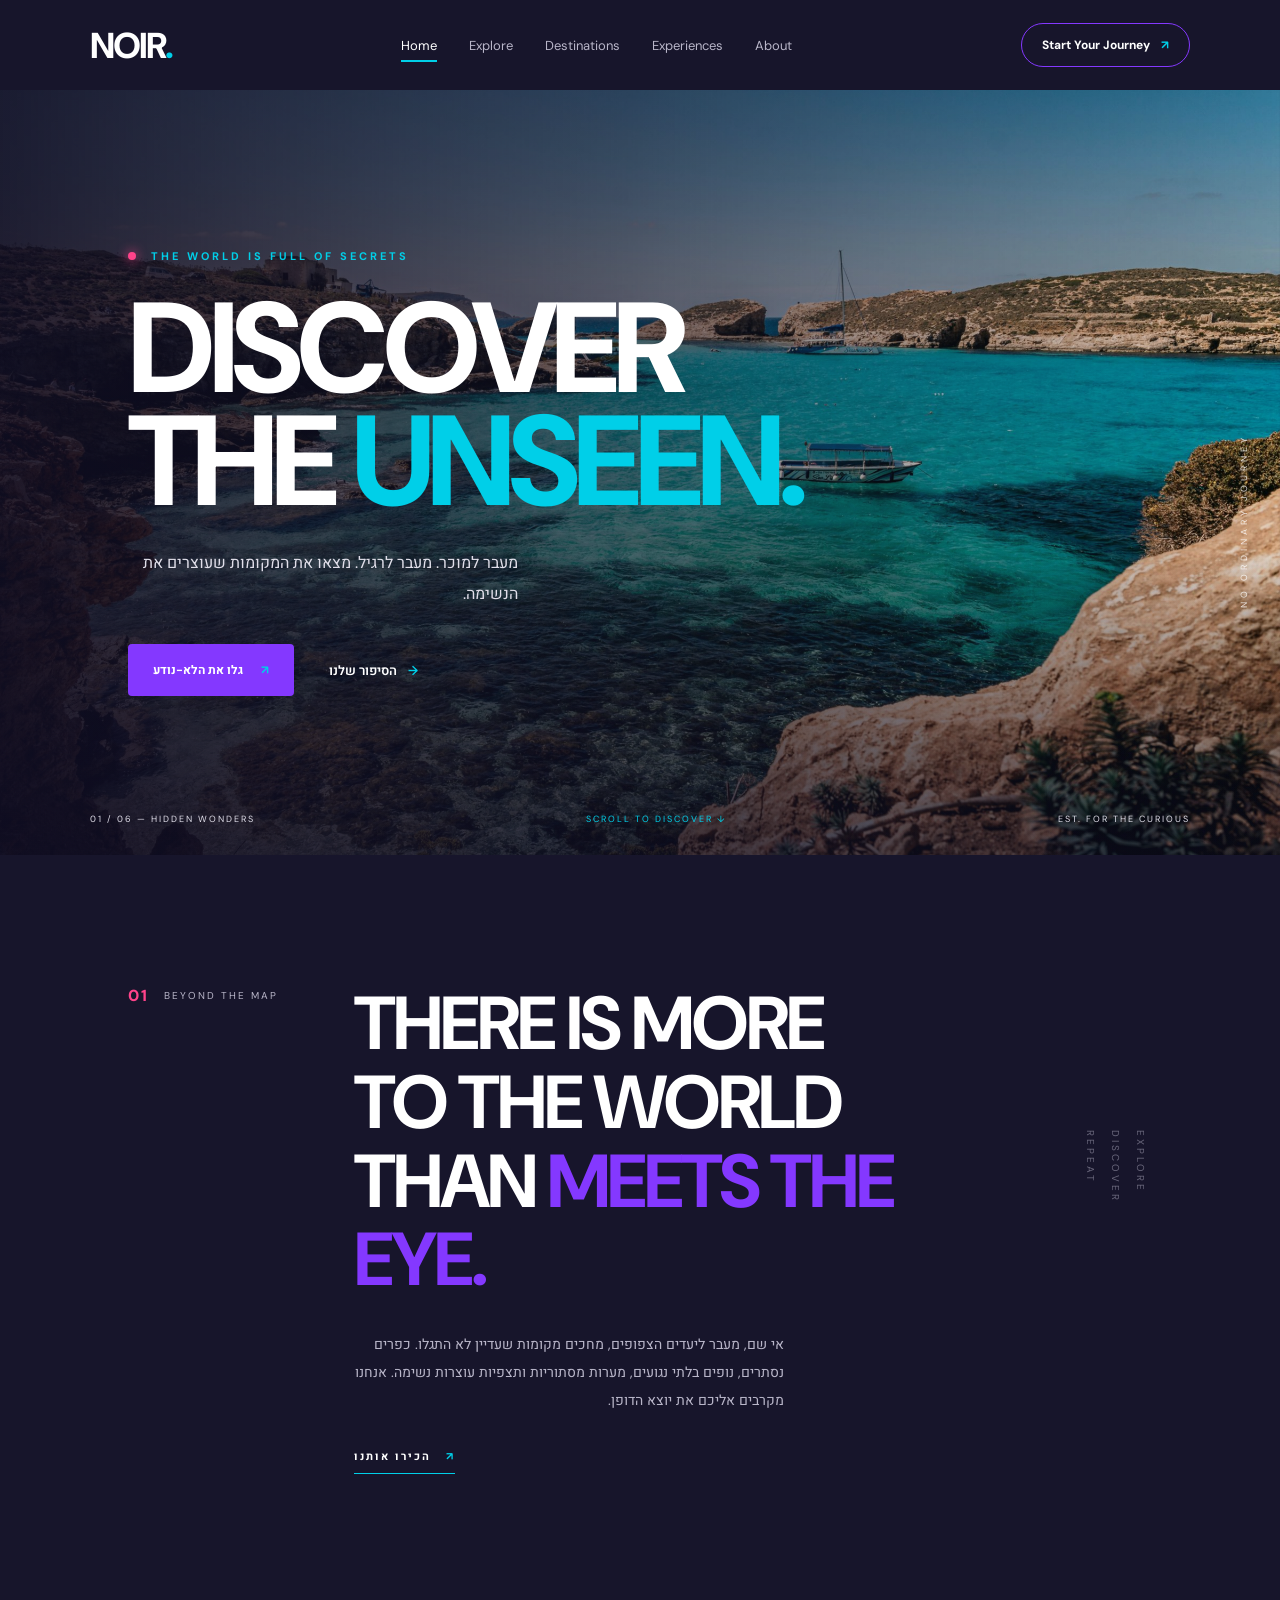
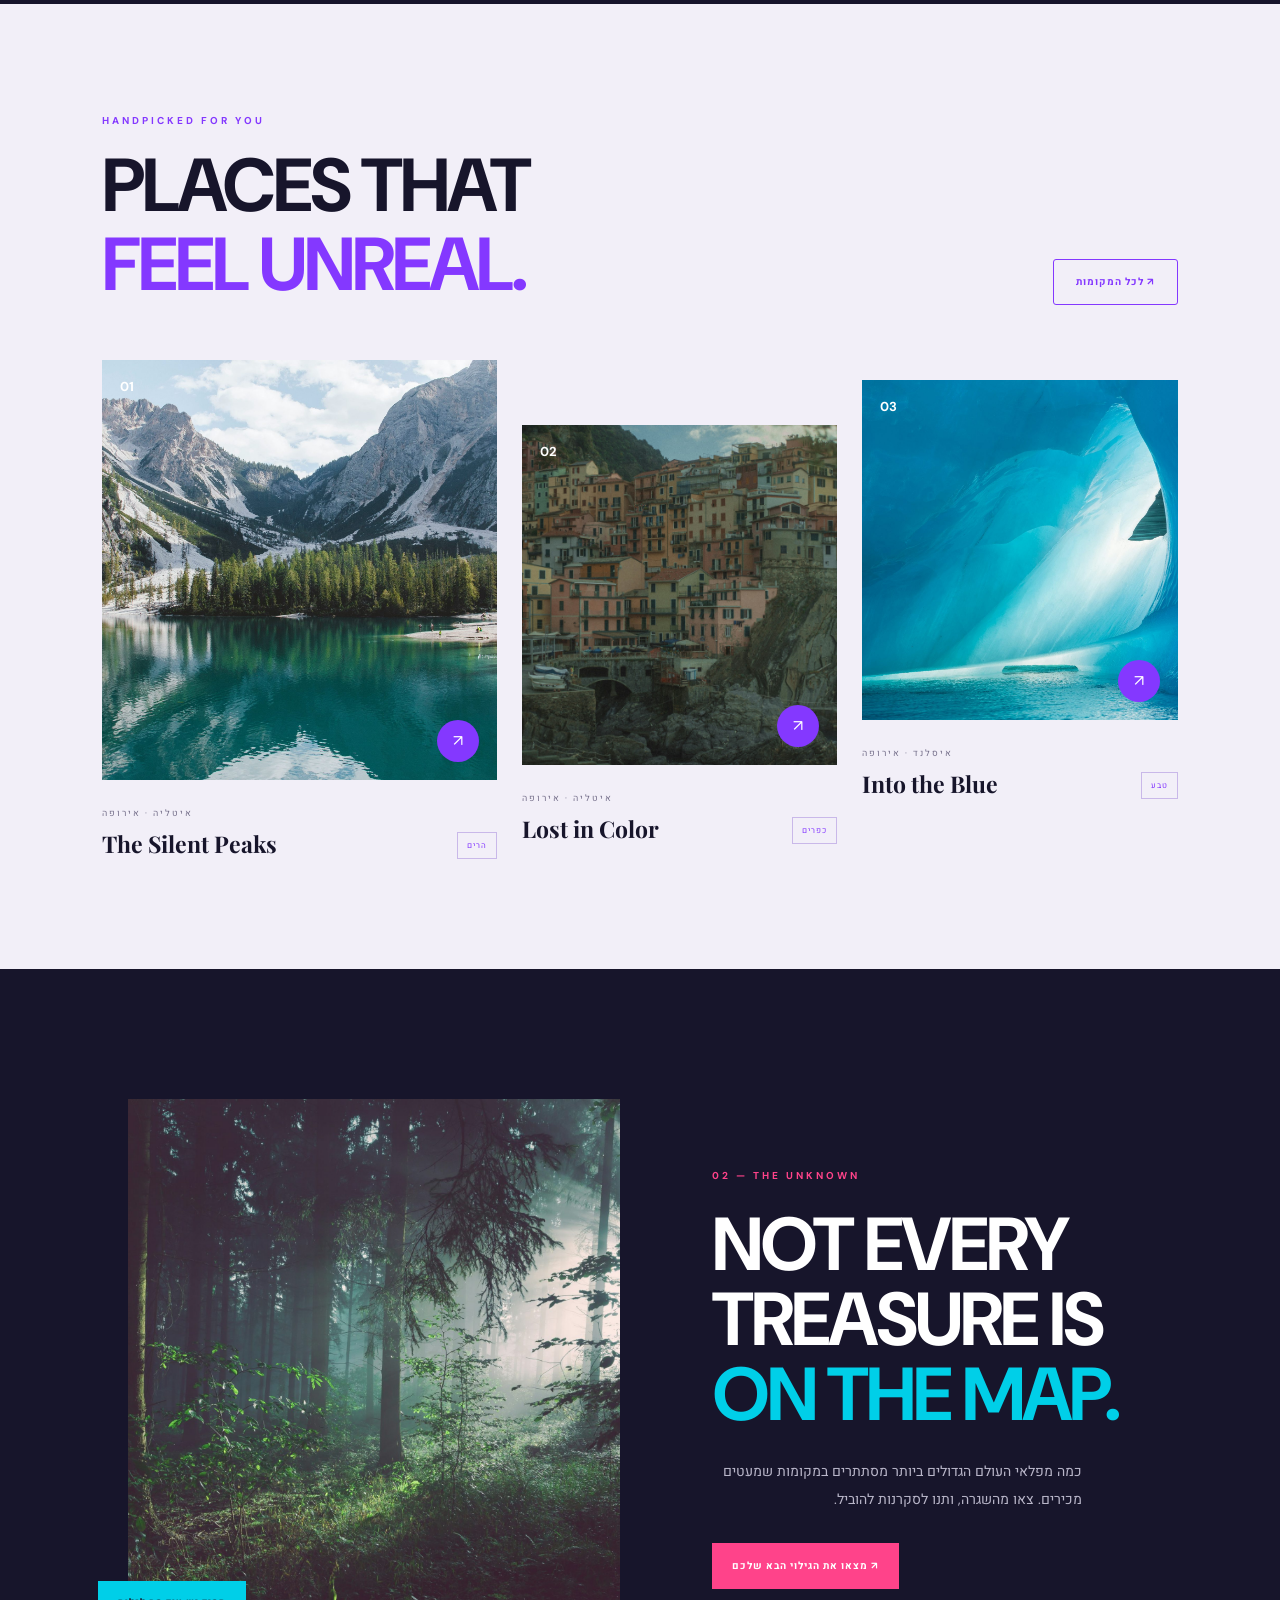
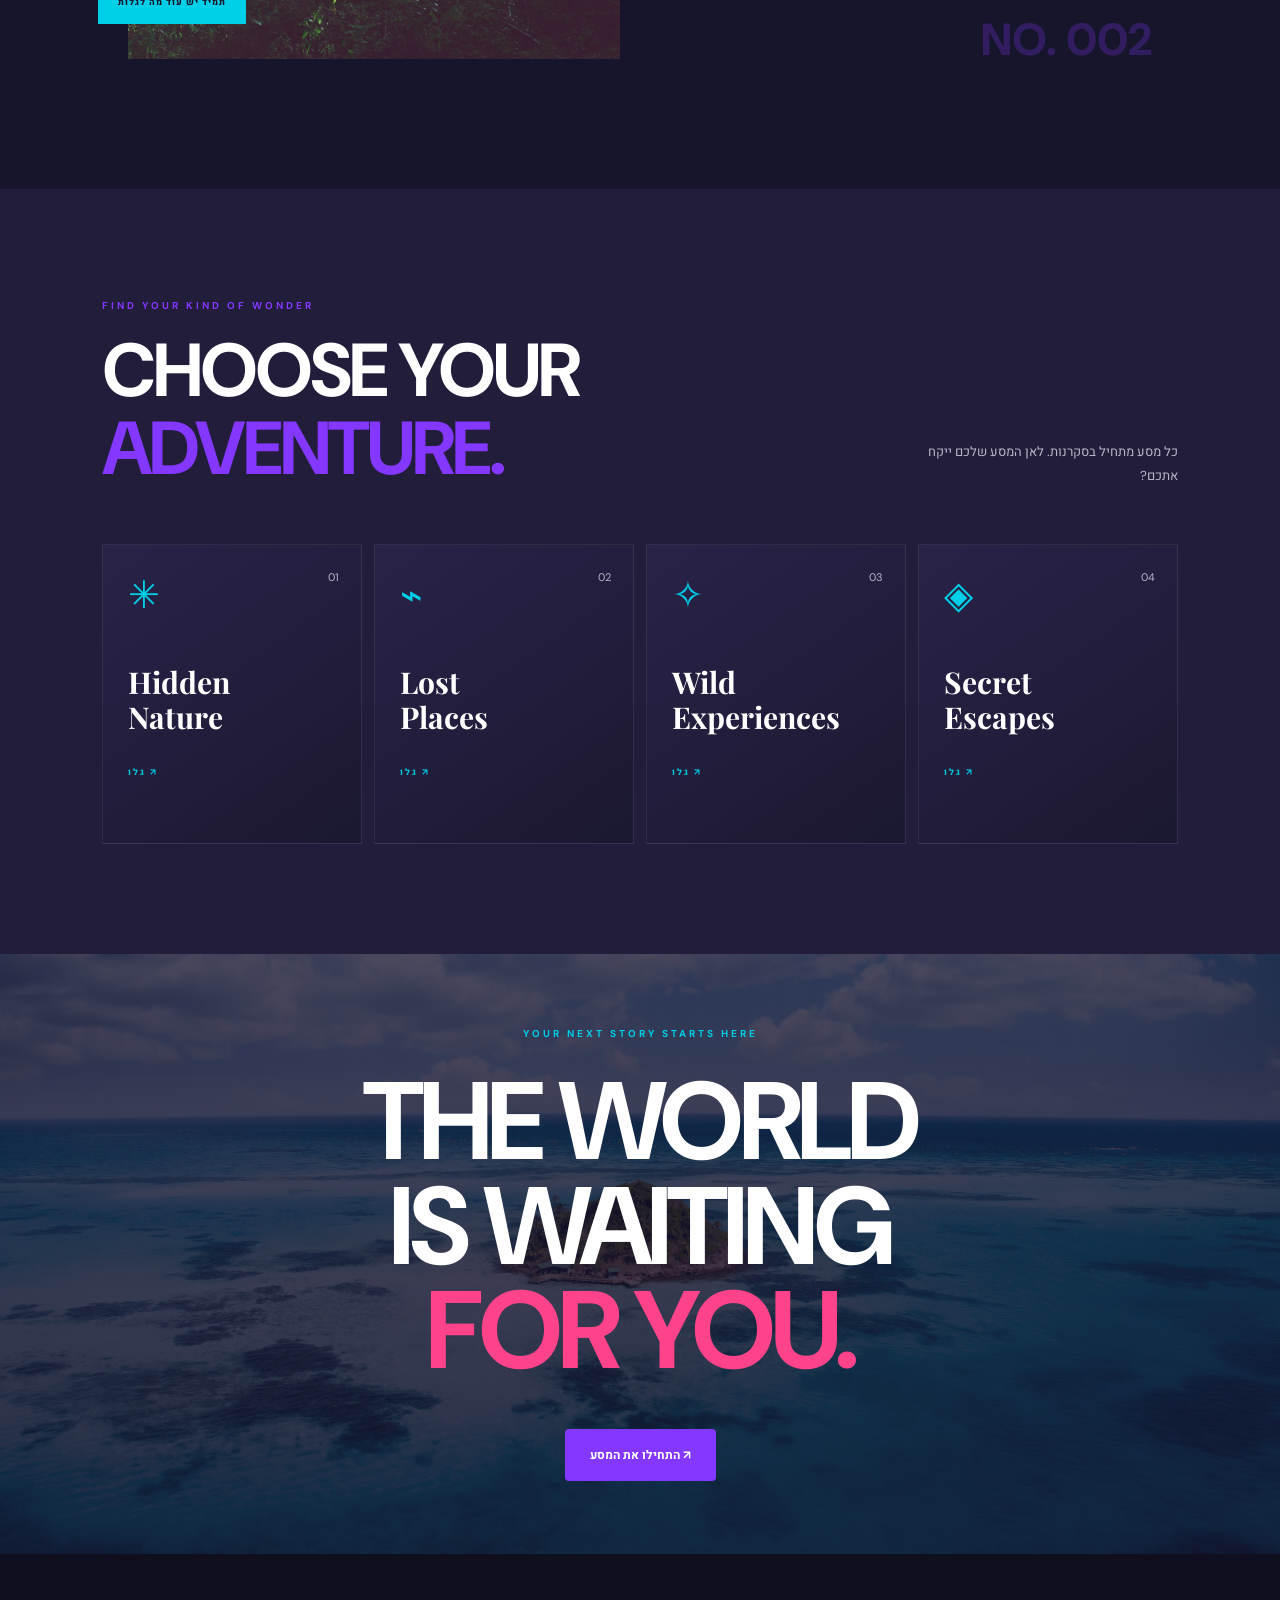
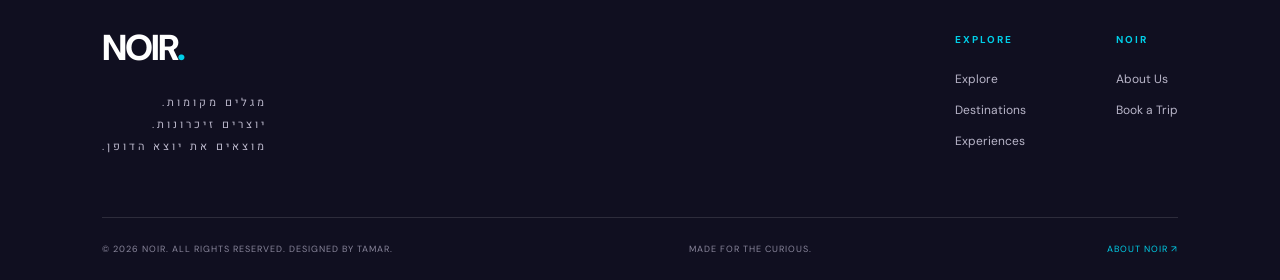
<file: index.html>
<!DOCTYPE html>
<html lang="en" dir="ltr">

<head>
    <meta charset="UTF-8">
    <meta name="viewport" content="width=device-width, initial-scale=1.0">
    <title>NOIR | Discover the Unseen</title>

    <link rel="icon" href="favicon.ico">
    <link rel="preconnect" href="https://fonts.googleapis.com">
    <link rel="preconnect" href="https://fonts.gstatic.com" crossorigin>
    <link href="https://fonts.googleapis.com/css2?family=DM+Sans:wght@400;500;600;700;800&family=Playfair+Display:wght@600;700;800&family=Heebo:wght@400;500;600;700&display=swap" rel="stylesheet">
    <link rel="stylesheet" href="css/style.css">
    <link rel="stylesheet" href="css/home.css">
</head>

<body>

    <!-- HEADER -->
    <header class="site-header">

        <a href="index.html" class="logo">NOIR<span>.</span></a>

        <nav class="main-nav">
            <a href="index.html" class="active">Home</a>
            <a href="pages/explore.html">Explore</a>
            <a href="pages/destinations.html">Destinations</a>
            <a href="pages/experiences.html">Experiences</a>
            <a href="pages/about.html">About</a>
        </nav>

        <a href="pages/booking.html" class="header-button">Start Your Journey <span>↗</span></a>

    </header>

    <!-- MAIN -->
    <main>

        <!-- HERO SECTION -->
        <section class="hero">

            <img src="assets/images/hero-lagoon.jpg"
                 alt="A hidden turquoise lagoon surrounded by tropical cliffs"
                 class="hero-image">

            <div class="hero-overlay"></div>

            <div class="hero-content">

                <span class="hero-label">
                    <span class="live-dot"></span>
                    THE WORLD IS FULL OF SECRETS
                </span>

                <h1>
                    DISCOVER<br>
                    THE <span>UNSEEN.</span>
                </h1>

                <p dir="auto">מעבר למוכר. מעבר לרגיל. מצאו את המקומות שעוצרים את הנשימה.</p>

                <div class="hero-actions">

                    <a href="pages/explore.html" class="primary-button">
                        גלו את הלא-נודע <span>↗</span>
                    </a>

                    <a href="pages/about.html" class="text-button">
                        הסיפור שלנו <span>→</span>
                    </a>

                </div>

            </div>

            <div class="hero-bottom">

                <span>01 / 06 — HIDDEN WONDERS</span>

                <span class="scroll-indicator">
                    SCROLL TO DISCOVER ↓
                </span>

                <span>EST. FOR THE CURIOUS</span>

            </div>

            <div class="hero-side-text">
                NO ORDINARY JOURNEY
            </div>

        </section>


        <!-- INTRODUCTION -->
        <article class="intro-section">

            <div class="intro-small">
                <span class="section-number">01</span>
                <span>BEYOND THE MAP</span>
            </div>

            <div class="intro-content">

                <h2>
                    THERE IS MORE<br>
                    TO THE WORLD<br>
                    THAN <span>MEETS THE EYE.</span>
                </h2>

                <p dir="auto">אי שם, מעבר ליעדים הצפופים, מחכים מקומות שעדיין לא התגלו. כפרים נסתרים, נופים בלתי נגועים, מערות מסתוריות ותצפיות עוצרות נשימה. אנחנו מקרבים אליכם את יוצא הדופן.</p>

                <a href="pages/about.html" class="underline-link">
                    הכירו אותנו <span>↗</span>
                </a>

            </div>

            <div class="intro-decoration">
                <span>EXPLORE</span>
                <span>DISCOVER</span>
                <span>REPEAT</span>
            </div>

        </article>


        <!-- FEATURED DESTINATIONS -->
        <section class="destinations-section">

            <div class="section-heading">

                <div>
                    <span class="eyebrow">HANDPICKED FOR YOU</span>
                    <h2>PLACES THAT<br><span>FEEL UNREAL.</span></h2>
                </div>

                <a href="pages/destinations.html" class="outline-button">
                    לכל המקומות ↗
                </a>

            </div>


            <div class="destination-grid">

                <article class="destination-card card-large">

                    <a href="pages/destinations.html"
                       class="destination-image">

                        <img src="assets/images/dolomites.jpg"
                             alt="A beautiful mountain lake in the Dolomites">

                        <span class="image-number">01</span>

                        <span class="card-arrow">↗</span>

                    </a>

                    <div class="destination-info">
                        <div>
                            <span class="location">איטליה · אירופה</span>
                            <h3>The Silent Peaks</h3>
                        </div>

                        <span class="category-tag">הרים</span>
                    </div>

                </article>


                <article class="destination-card">

                    <a href="pages/destinations.html"
                       class="destination-image">

                        <img src="assets/images/hidden-village.jpg"
                             alt="A colorful village on a dramatic coastline">

                        <span class="image-number">02</span>

                        <span class="card-arrow">↗</span>

                    </a>

                    <div class="destination-info">
                        <div>
                            <span class="location">איטליה · אירופה</span>
                            <h3>Lost in Color</h3>
                        </div>

                        <span class="category-tag">כפרים</span>
                    </div>

                </article>


                <article class="destination-card">

                    <a href="pages/destinations.html"
                       class="destination-image">

                        <img src="assets/images/blue-cave.jpg"
                             alt="A mysterious blue underground cave">

                        <span class="image-number">03</span>

                        <span class="card-arrow">↗</span>

                    </a>

                    <div class="destination-info">
                        <div>
                            <span class="location">איסלנד · אירופה</span>
                            <h3>Into the Blue</h3>
                        </div>

                        <span class="category-tag">טבע</span>
                    </div>

                </article>

            </div>

        </section>


        <!-- MYSTERY SECTION -->
        <section class="mystery-section">

            <div class="mystery-image-wrapper">

                <img src="assets/images/forest.jpg"
                     alt="A mysterious green forest covered in mist">

                <span class="floating-label">
                    תמיד יש עוד מה לגלות
                </span>

            </div>

            <div class="mystery-content">

                <span class="eyebrow">02 — THE UNKNOWN</span>

                <h2>
                    NOT EVERY<br>
                    TREASURE IS<br>
                    <span>ON THE MAP.</span>
                </h2>

                <p dir="auto">כמה מפלאי העולם הגדולים ביותר מסתתרים במקומות שמעטים מכירים. צאו מהשגרה, ותנו לסקרנות להוביל.</p>

                <a href="pages/explore.html" class="pink-button">
                    מצאו את הגילוי הבא שלכם ↗
                </a>

                <div class="mystery-decoration">NO. 002</div>

            </div>

        </section>


        <!-- EXPLORE BY CATEGORY -->
        <section class="categories-section">

            <div class="section-heading category-heading">

                <div>
                    <span class="eyebrow">FIND YOUR KIND OF WONDER</span>
                    <h2>CHOOSE YOUR<br><span>ADVENTURE.</span></h2>
                </div>

                <p dir="auto">כל מסע מתחיל בסקרנות. לאן המסע שלכם ייקח אתכם?</p>

            </div>


            <ul class="category-grid">

                <li class="category-item">
<a href="pages/explore.html" class="category-card">

                    <div class="category-icon">✳</div>

                    <span class="category-index">01</span>

                    <h3>Hidden<br>Nature</h3>

                    <span class="category-link">גלו ↗</span>

                </a>
                </li>


                <li class="category-item">
<a href="pages/destinations.html" class="category-card">

                    <div class="category-icon">⌁</div>

                    <span class="category-index">02</span>

                    <h3>Lost<br>Places</h3>

                    <span class="category-link">גלו ↗</span>

                </a>
                </li>


                <li class="category-item">
<a href="pages/experiences.html" class="category-card">

                    <div class="category-icon">✧</div>

                    <span class="category-index">03</span>

                    <h3>Wild<br>Experiences</h3>

                    <span class="category-link">גלו ↗</span>

                </a>
                </li>


                <li class="category-item">
<a href="pages/experiences.html" class="category-card">

                    <div class="category-icon">◈</div>

                    <span class="category-index">04</span>

                    <h3>Secret<br>Escapes</h3>

                    <span class="category-link">גלו ↗</span>

                </a>
                </li>

            </ul>

        </section>


        <!-- FINAL CALL TO ACTION -->
        <section class="journey-section">

            <div class="journey-background"></div>

            <div class="journey-content">

                <span class="eyebrow">YOUR NEXT STORY STARTS HERE</span>

                <h2>
                    THE WORLD<br>
                    IS WAITING<br>
                    <span>FOR YOU.</span>
                </h2>

                <a href="pages/booking.html" class="primary-button">
                    התחילו את המסע ↗
                </a>

            </div>

        </section>

    </main>

    <!-- FOOTER -->
    <footer class="site-footer">

        <div class="footer-top">

            <div class="footer-brand">
                <a href="index.html" class="logo">NOIR<span>.</span></a>
                <p dir="auto">מגלים מקומות.<br>יוצרים זיכרונות.<br>מוצאים את יוצא הדופן.</p>
            </div>

            <div class="footer-links">
                <div>
                    <h4>EXPLORE</h4>
                    <a href="pages/explore.html">Explore</a>
                    <a href="pages/destinations.html">Destinations</a>
                    <a href="pages/experiences.html">Experiences</a>
                </div>
                <div>
                    <h4>NOIR</h4>
                    <a href="pages/about.html">About Us</a>
                    <a href="pages/booking.html">Book a Trip</a>
                </div>
            </div>

        </div>

        <div class="footer-bottom">
            <span>© 2026 NOIR. ALL RIGHTS RESERVED. DESIGNED BY TAMAR.</span>
            <span>MADE FOR THE CURIOUS.</span>
            <a href="pages/about.html">ABOUT NOIR ↗</a>
        </div>

    </footer>

</body>
</html>
</file>
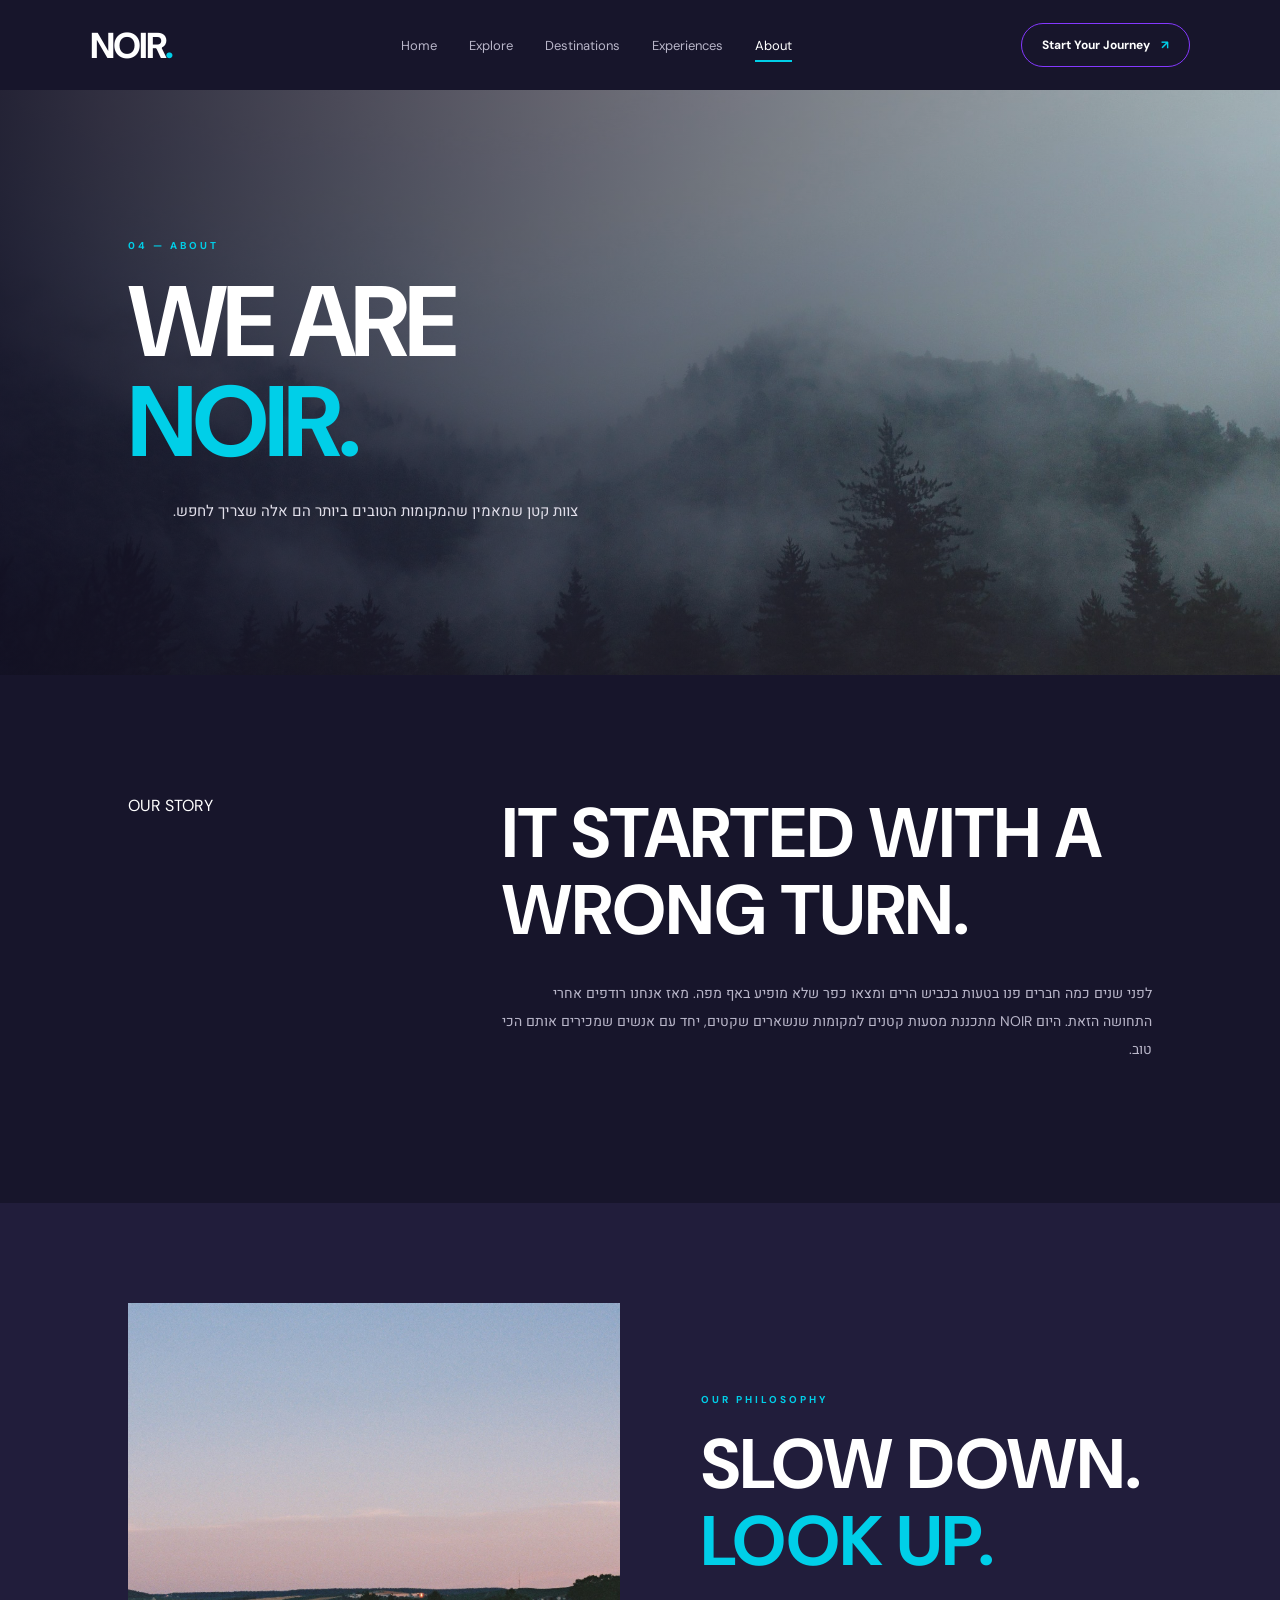
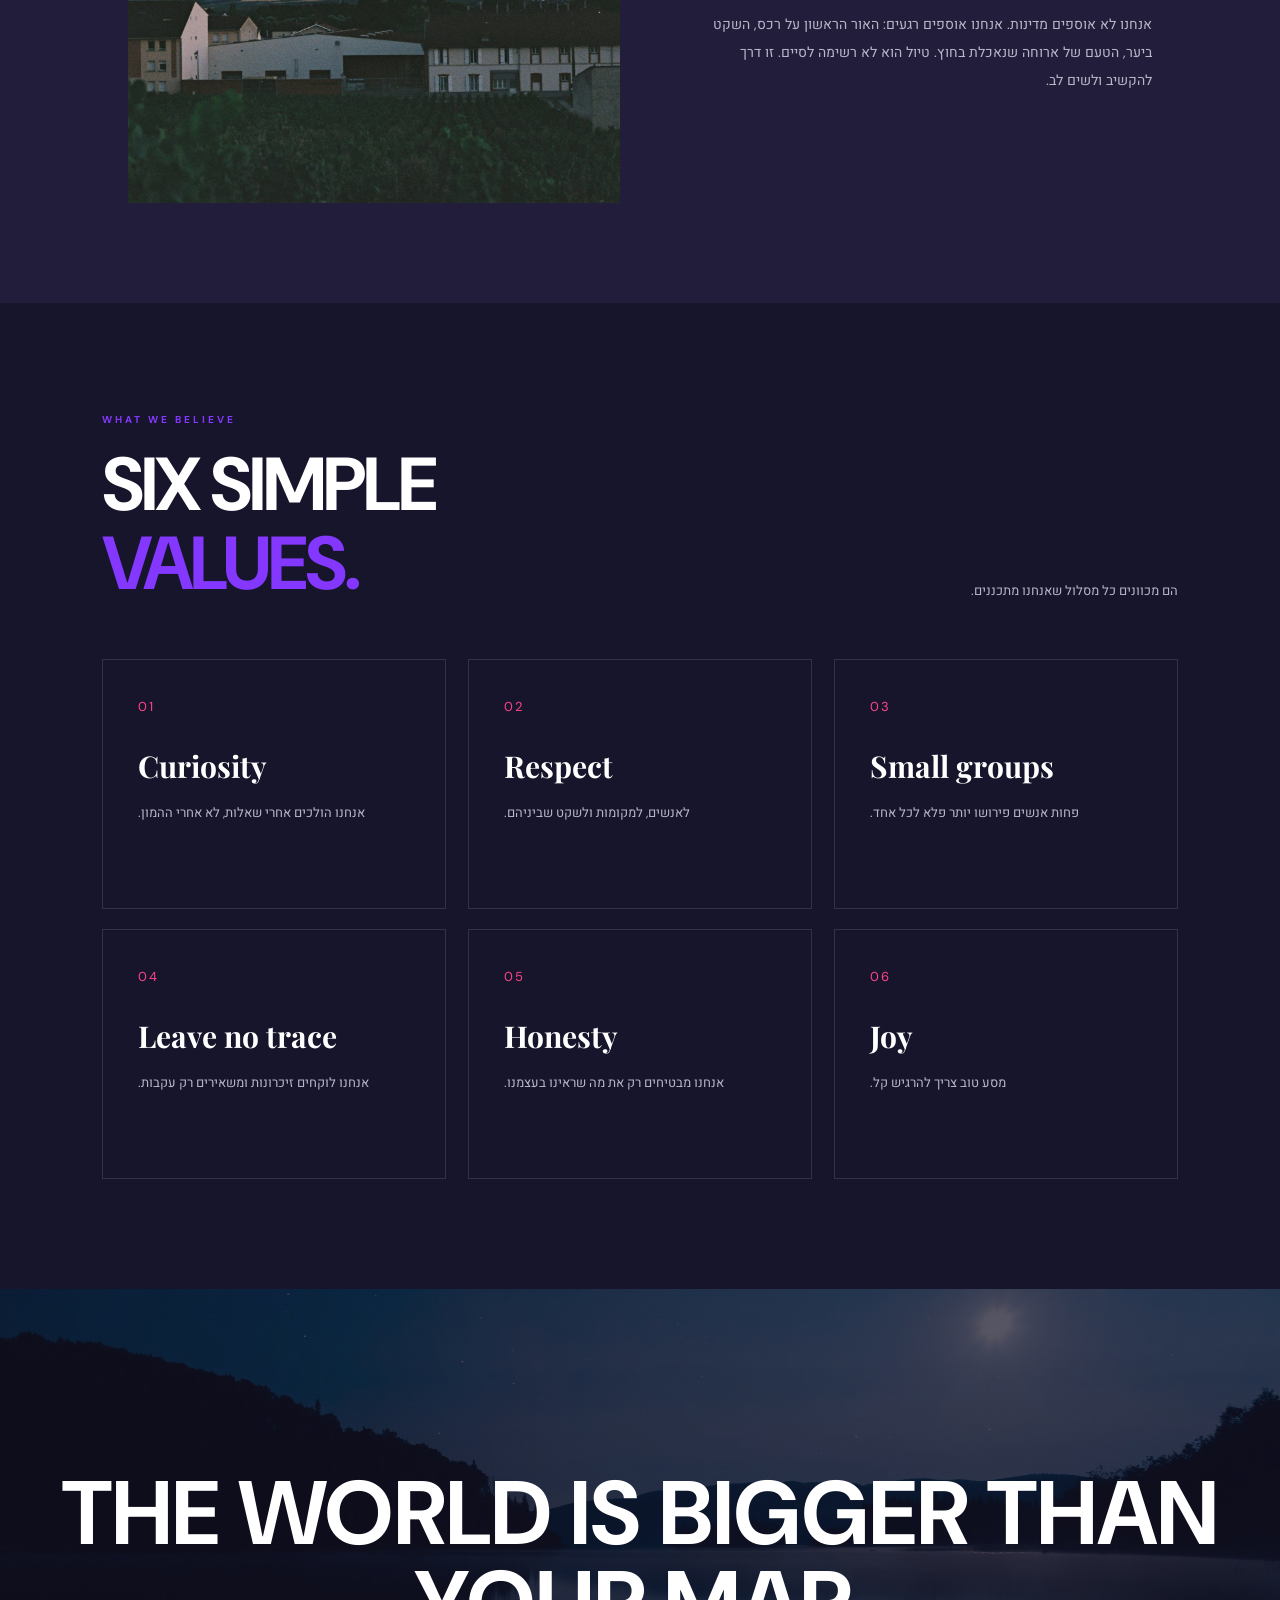
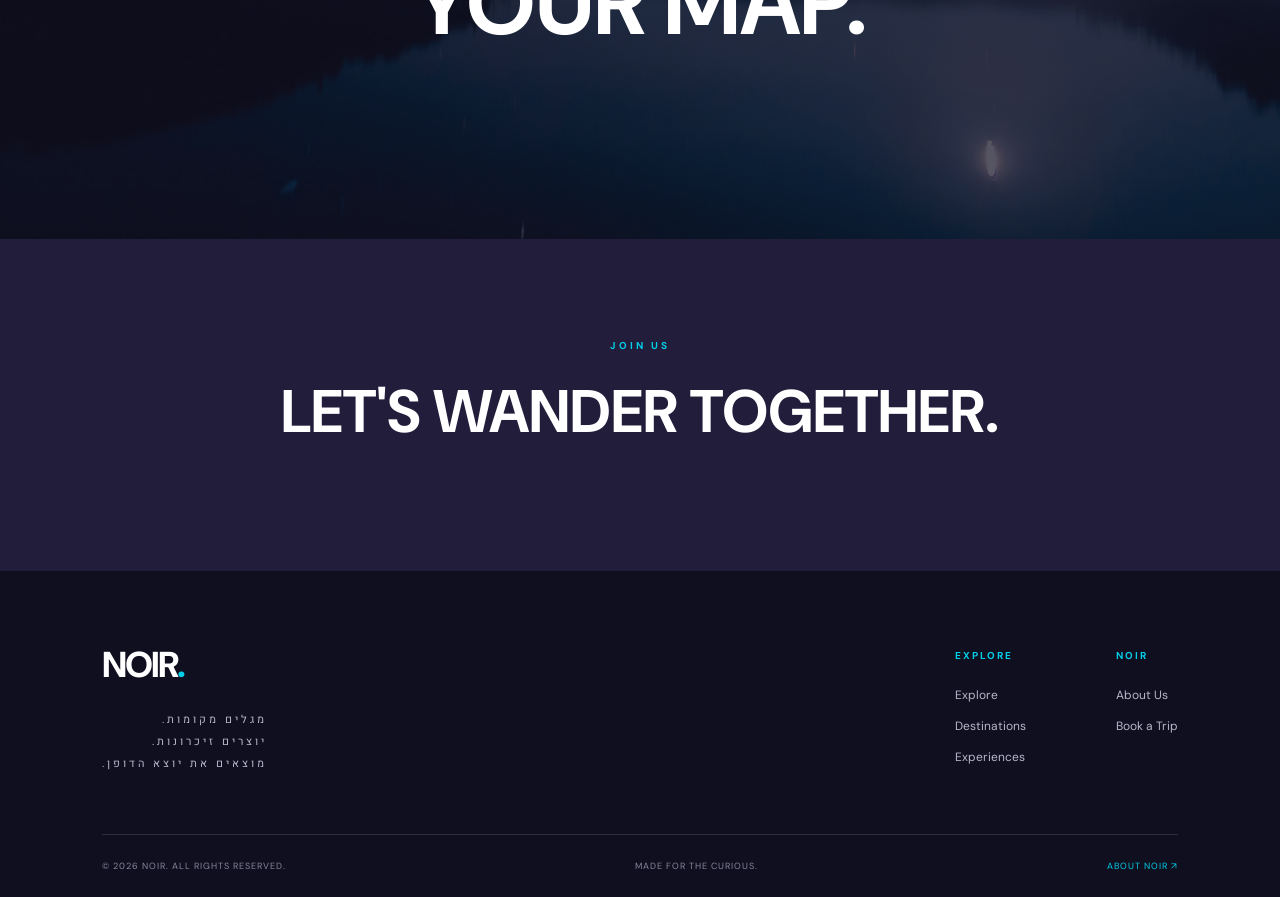
<file: pages/about.html>
<!DOCTYPE html>
<html lang="en" dir="ltr">

<head>
    <meta charset="UTF-8">
    <meta name="viewport" content="width=device-width, initial-scale=1.0">
    <title>About | NOIR</title>

    <link rel="icon" href="../favicon.ico">
    <link rel="preconnect" href="https://fonts.googleapis.com">
    <link rel="preconnect" href="https://fonts.gstatic.com" crossorigin>
    <link href="https://fonts.googleapis.com/css2?family=DM+Sans:wght@400;500;600;700;800&family=Playfair+Display:wght@600;700;800&family=Heebo:wght@400;500;600;700&display=swap" rel="stylesheet">
    <link rel="stylesheet" href="../css/style.css">
    <link rel="stylesheet" href="../css/about.css">
</head>

<body>

    <!-- HEADER -->
    <header class="site-header">

        <a href="../index.html" class="logo">NOIR<span>.</span></a>

        <nav class="main-nav">
            <a href="../index.html">Home</a>
            <a href="explore.html">Explore</a>
            <a href="destinations.html">Destinations</a>
            <a href="experiences.html">Experiences</a>
            <a href="about.html" class="active">About</a>
        </nav>

        <a href="booking.html" class="header-button">Start Your Journey <span>↗</span></a>

    </header>

    <!-- MAIN -->
    <main>

        <section class="about-hero">
            <img src="../assets/images/about-hero.jpg" alt="A glowing mountain range at night" class="about-hero-image">
            <div class="about-hero-overlay"></div>
            <div class="about-hero-content">
                <span class="eyebrow">04 — ABOUT</span>
                <h1>WE ARE<br><span>NOIR.</span></h1>
                <p dir="auto">צוות קטן שמאמין שהמקומות הטובים ביותר הם אלה שצריך לחפש.</p>
            </div>
        </section>

        <article class="about-story">
            <span class="about-story-label">OUR STORY</span>
            <div class="about-story-content">
                <h2>IT STARTED WITH A WRONG TURN.</h2>
                <p dir="auto">לפני שנים כמה חברים פנו בטעות בכביש הרים ומצאו כפר שלא מופיע באף מפה. מאז אנחנו רודפים אחרי התחושה הזאת. היום NOIR מתכננת מסעות קטנים למקומות שנשארים שקטים, יחד עם אנשים שמכירים אותם הכי טוב.</p>
            </div>
        </article>

        <section class="about-philosophy">
            <div class="about-philosophy-image">
                <img src="../assets/images/about-philosophy.jpg" alt="A lone figure-free landscape glowing at dusk">
            </div>
            <div class="about-philosophy-content">
                <span class="eyebrow">OUR PHILOSOPHY</span>
                <h2>SLOW DOWN. <span>LOOK UP.</span></h2>
                <p dir="auto">אנחנו לא אוספים מדינות. אנחנו אוספים רגעים: האור הראשון על רכס, השקט ביער, הטעם של ארוחה שנאכלת בחוץ. טיול הוא לא רשימה לסיים. זו דרך להקשיב ולשים לב.</p>
            </div>
        </section>

        <section class="about-values">
            <div class="section-heading">
                <div>
                    <span class="eyebrow">WHAT WE BELIEVE</span>
                    <h2>SIX SIMPLE<br><span>VALUES.</span></h2>
                </div>
                <p dir="auto">הם מכוונים כל מסלול שאנחנו מתכננים.</p>
            </div>
            <ul class="about-values-grid">
                <li class="about-value-card">
                    <span class="value-number">01</span>
                    <h3>Curiosity</h3>
                    <p dir="auto">אנחנו הולכים אחרי שאלות, לא אחרי ההמון.</p>
                </li>
                <li class="about-value-card">
                    <span class="value-number">02</span>
                    <h3>Respect</h3>
                    <p dir="auto">לאנשים, למקומות ולשקט שביניהם.</p>
                </li>
                <li class="about-value-card">
                    <span class="value-number">03</span>
                    <h3>Small groups</h3>
                    <p dir="auto">פחות אנשים פירושו יותר פלא לכל אחד.</p>
                </li>
                <li class="about-value-card">
                    <span class="value-number">04</span>
                    <h3>Leave no trace</h3>
                    <p dir="auto">אנחנו לוקחים זיכרונות ומשאירים רק עקבות.</p>
                </li>
                <li class="about-value-card">
                    <span class="value-number">05</span>
                    <h3>Honesty</h3>
                    <p dir="auto">אנחנו מבטיחים רק את מה שראינו בעצמנו.</p>
                </li>
                <li class="about-value-card">
                    <span class="value-number">06</span>
                    <h3>Joy</h3>
                    <p dir="auto">מסע טוב צריך להרגיש קל.</p>
                </li>
            </ul>
        </section>

        <section class="about-final">
            <img src="../assets/images/about-final.jpg" alt="A calm glowing lake at night">
            <div class="about-final-overlay"></div>
            <div class="about-final-content">
                <h2>THE WORLD IS <span>BIGGER</span> THAN YOUR MAP.</h2>
            </div>
        </section>

        <section class="about-cta">
            <span class="eyebrow">JOIN US</span>
            <h2>LET'S WANDER TOGETHER.</h2>
           
        </section>

    </main>

    <!-- FOOTER -->
    <footer class="site-footer">

        <div class="footer-top">

            <div class="footer-brand">
                <a href="../index.html" class="logo">NOIR<span>.</span></a>
                <p dir="auto">מגלים מקומות.<br>יוצרים זיכרונות.<br>מוצאים את יוצא הדופן.</p>
            </div>

            <div class="footer-links">
                <div>
                    <h4>EXPLORE</h4>
                    <a href="explore.html">Explore</a>
                    <a href="destinations.html">Destinations</a>
                    <a href="experiences.html">Experiences</a>
                </div>
                <div>
                    <h4>NOIR</h4>
                    <a href="about.html">About Us</a>
                    <a href="booking.html">Book a Trip</a>
                </div>
            </div>

        </div>

        <div class="footer-bottom">
            <span>© 2026 NOIR. ALL RIGHTS RESERVED.</span>
            <span>MADE FOR THE CURIOUS.</span>
            <a href="about.html">ABOUT NOIR ↗</a>
        </div>

    </footer>

</body>
</html>
</file>
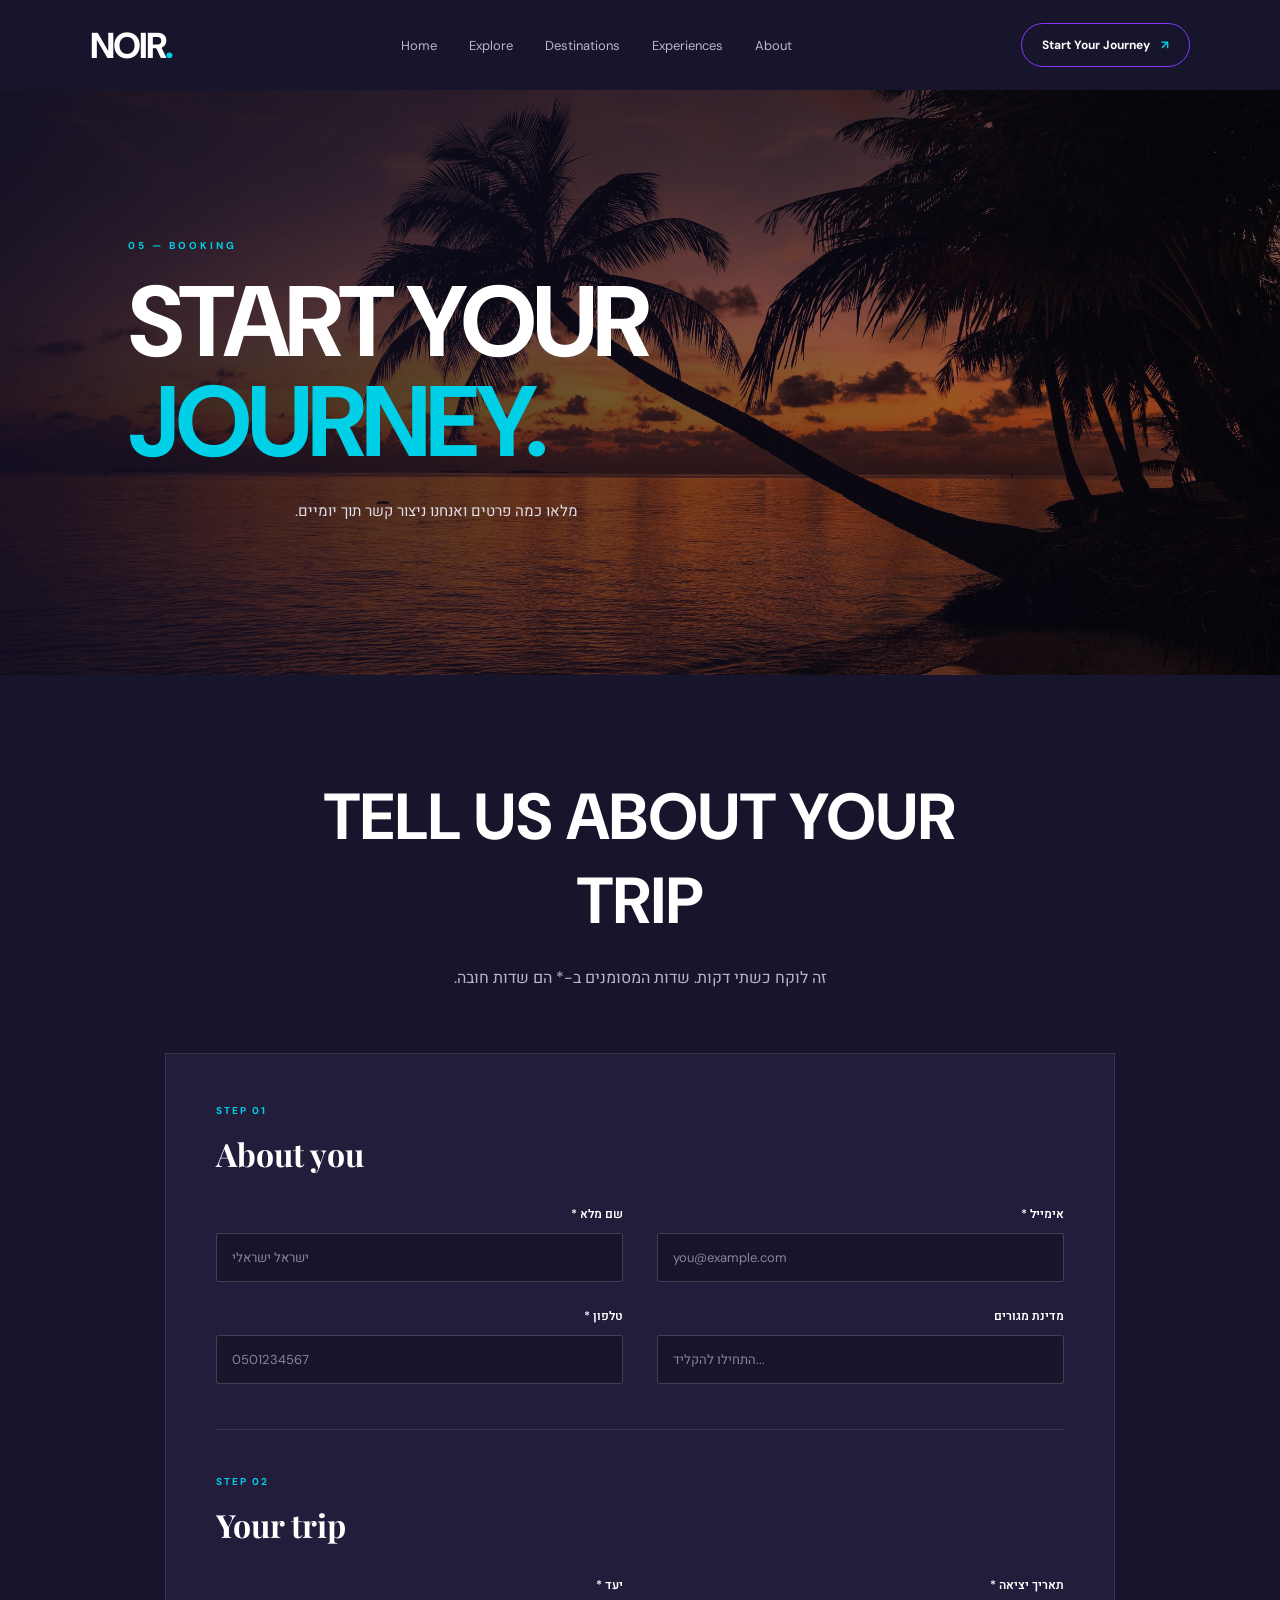
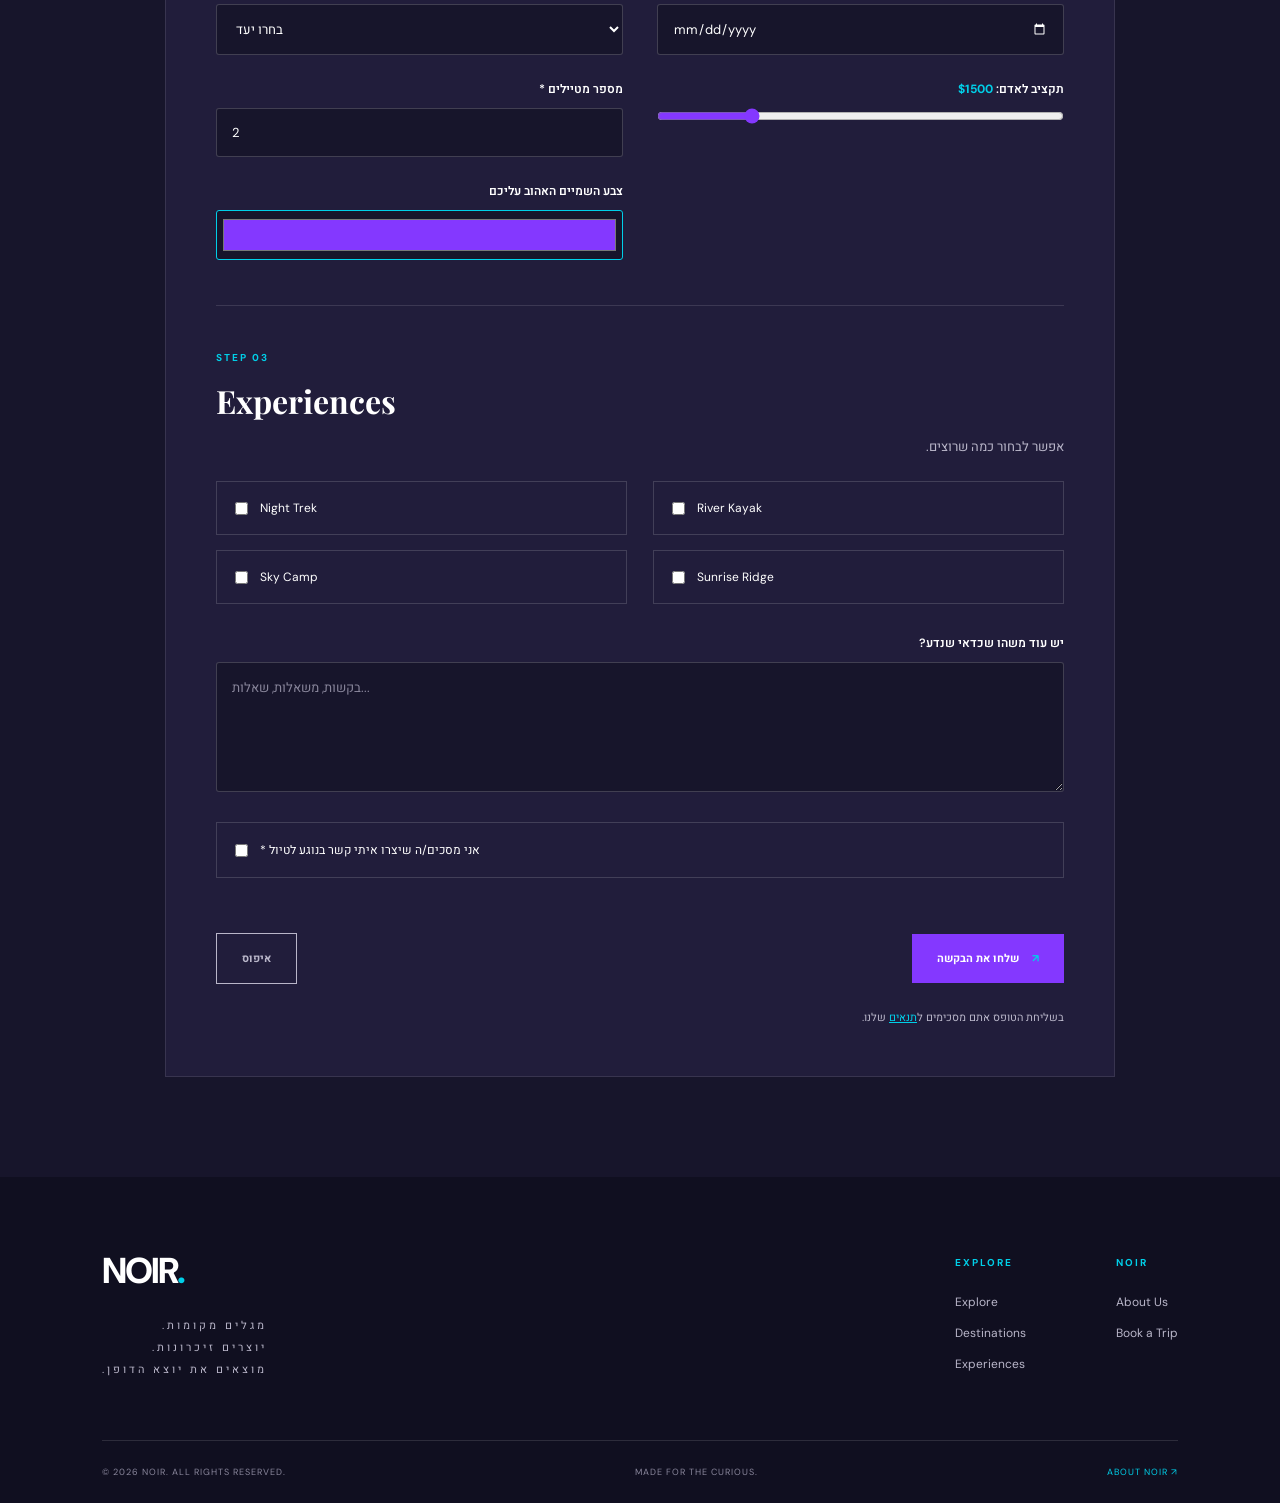
<file: pages/booking.html>
<!DOCTYPE html>
<html lang="en" dir="ltr">

<head>
    <meta charset="UTF-8">
    <meta name="viewport" content="width=device-width, initial-scale=1.0">
    <title>Booking | NOIR</title>

    <link rel="icon" href="../favicon.ico">
    <link rel="preconnect" href="https://fonts.googleapis.com">
    <link rel="preconnect" href="https://fonts.gstatic.com" crossorigin>
    <link href="https://fonts.googleapis.com/css2?family=DM+Sans:wght@400;500;600;700;800&family=Playfair+Display:wght@600;700;800&family=Heebo:wght@400;500;600;700&display=swap" rel="stylesheet">
    <link rel="stylesheet" href="../css/style.css">
    <link rel="stylesheet" href="../css/booking.css">
</head>

<body>

    <!-- HEADER -->
    <header class="site-header">

        <a href="../index.html" class="logo">NOIR<span>.</span></a>

        <nav class="main-nav">
            <a href="../index.html">Home</a>
            <a href="explore.html">Explore</a>
            <a href="destinations.html">Destinations</a>
            <a href="experiences.html">Experiences</a>
            <a href="about.html">About</a>
        </nav>

        <a href="booking.html" class="header-button">Start Your Journey <span>↗</span></a>

    </header>

    <!-- MAIN -->
    <main>

        <section class="booking-hero">
            <img src="../assets/images/booking-hero.jpg" alt="A glowing horizon at dawn" class="booking-hero-image">
            <div class="booking-hero-overlay"></div>
            <div class="booking-hero-content">
                <span class="eyebrow">05 — BOOKING</span>
                <h1>START YOUR<br><span>JOURNEY.</span></h1>
                <p dir="auto">מלאו כמה פרטים ואנחנו ניצור קשר תוך יומיים.</p>
            </div>
        </section>

        <article class="booking-section">

            <div class="booking-intro">
                <h2>TELL US ABOUT YOUR TRIP</h2>
                <p dir="auto">זה לוקח כשתי דקות. שדות המסומנים ב-* הם שדות חובה.</p>
            </div>

            <form class="booking-form" action="success.html" method="get">

                <input type="hidden" name="source" value="booking-page">

                <fieldset class="form-section">
                    <legend class="form-step">STEP 01</legend>
                    <h3>About you</h3>
                    <div class="form-grid">
                        <div class="form-group">
                            <label for="fullname" dir="auto">שם מלא *</label>
                            <input type="text" id="fullname" name="fullname" placeholder="ישראל ישראלי" dir="auto" required minlength="2" maxlength="40" pattern="[A-Za-z\u0590-\u05FF' \-]{2,40}" title="אותיות בלבד, 2-40 תווים">
                        </div>
                        <div class="form-group">
                            <label for="email" dir="auto">אימייל *</label>
                            <input type="email" id="email" name="email" placeholder="you@example.com" required>
                        </div>
                        <div class="form-group">
                            <label for="phone" dir="auto">טלפון *</label>
                            <input type="tel" id="phone" name="phone" placeholder="0501234567" required pattern="0[0-9]{8,9}" title="מספר טלפון המתחיל ב-0, 9-10 ספרות">
                        </div>
                        <div class="form-group">
                            <label for="country" dir="auto">מדינת מגורים</label>
                            <input type="text" id="country" name="country" list="countries" placeholder="התחילו להקליד..." dir="auto">
                            <datalist id="countries">
                                <option value="Israel">
                                <option value="United States">
                                <option value="United Kingdom">
                                <option value="France">
                                <option value="Germany">
                                <option value="Italy">
                            </datalist>
                        </div>
                    </div>
                </fieldset>

                <fieldset class="form-section">
                    <legend class="form-step">STEP 02</legend>
                    <h3>Your trip</h3>
                    <div class="form-grid">
                        <div class="form-group">
                            <label for="destination" dir="auto">יעד *</label>
                            <select id="destination" name="destination" required>
                                <option value="">בחרו יעד</option>
                                <optgroup label="Europe">
                                    <option>The Silent Peaks</option>
                                    <option>Lost in Color</option>
                                    <option>Into the Blue</option>
                                    <option>The Green Hush</option>
                                </optgroup>
                                <optgroup label="Asia">
                                    <option>Canyon of Embers</option>
                                    <option>The Quiet Shore</option>
                                </optgroup>
                            </select>
                        </div>
                        <div class="form-group">
                            <label for="date" dir="auto">תאריך יציאה *</label>
                            <input type="date" id="date" name="date" required min="2026-12-01" max="2027-12-31">
                        </div>
                        <div class="form-group">
                            <label for="travelers" dir="auto">מספר מטיילים *</label>
                            <input type="number" id="travelers" name="travelers" min="1" max="8" value="2" required>
                        </div>
                        <div class="form-group">
                            <label for="budget" dir="auto" dir="auto">תקציב לאדם: <output id="budget-out" for="budget">$1500</output></label>
                            <input type="range" id="budget" name="budget" min="500" max="5000" step="100" value="1500" oninput="document.getElementById('budget-out').textContent='$'+this.value">
                        </div>
                        <div class="form-group">
                            <label for="color" dir="auto">צבע השמיים האהוב עליכם</label>
                            <input type="color" id="color" name="color" value="#8438ff">
                        </div>
                    </div>
                </fieldset>

                <fieldset class="form-section">
                    <legend class="form-step">STEP 03</legend>
                    <h3>Experiences</h3>
                    <p class="form-description" dir="auto">אפשר לבחור כמה שרוצים.</p>
                    <ul class="experience-options">
                            <li><label class="experience-option"><input type="checkbox" name="experience" value="Night Trek"> Night Trek</label></li>
                            <li><label class="experience-option"><input type="checkbox" name="experience" value="River Kayak"> River Kayak</label></li>
                            <li><label class="experience-option"><input type="checkbox" name="experience" value="Sky Camp"> Sky Camp</label></li>
                            <li><label class="experience-option"><input type="checkbox" name="experience" value="Sunrise Ridge"> Sunrise Ridge</label></li>
                    </ul>
                    <div class="form-group message-group">
                        <label for="message" dir="auto">יש עוד משהו שכדאי שנדע?</label>
                        <textarea id="message" name="message" rows="4" maxlength="400" placeholder="בקשות, משאלות, שאלות..." dir="auto"></textarea>
                    </div>
                    <label class="experience-option"><input type="checkbox" name="terms" value="yes" required> <span dir="auto">אני מסכים/ה שיצרו איתי קשר בנוגע לטיול *</span></label>
                </fieldset>

                <div class="form-actions">
                    <button type="reset" class="reset-button">איפוס</button>
                    <button type="submit" class="submit-button">שלחו את הבקשה <span>↗</span></button>
                </div>

                <p class="form-note" dir="auto">בשליחת הטופס אתם מסכימים ל<a href="about.html">תנאים</a> שלנו.</p>

            </form>

        </article>

    </main>

    <!-- FOOTER -->
    <footer class="site-footer">

        <div class="footer-top">

            <div class="footer-brand">
                <a href="../index.html" class="logo">NOIR<span>.</span></a>
                <p dir="auto">מגלים מקומות.<br>יוצרים זיכרונות.<br>מוצאים את יוצא הדופן.</p>
            </div>

            <div class="footer-links">
                <div>
                    <h4>EXPLORE</h4>
                    <a href="explore.html">Explore</a>
                    <a href="destinations.html">Destinations</a>
                    <a href="experiences.html">Experiences</a>
                </div>
                <div>
                    <h4>NOIR</h4>
                    <a href="about.html">About Us</a>
                    <a href="booking.html">Book a Trip</a>
                </div>
            </div>

        </div>

        <div class="footer-bottom">
            <span>© 2026 NOIR. ALL RIGHTS RESERVED.</span>
            <span>MADE FOR THE CURIOUS.</span>
            <a href="about.html">ABOUT NOIR ↗</a>
        </div>

    </footer>

</body>
</html>
</file>
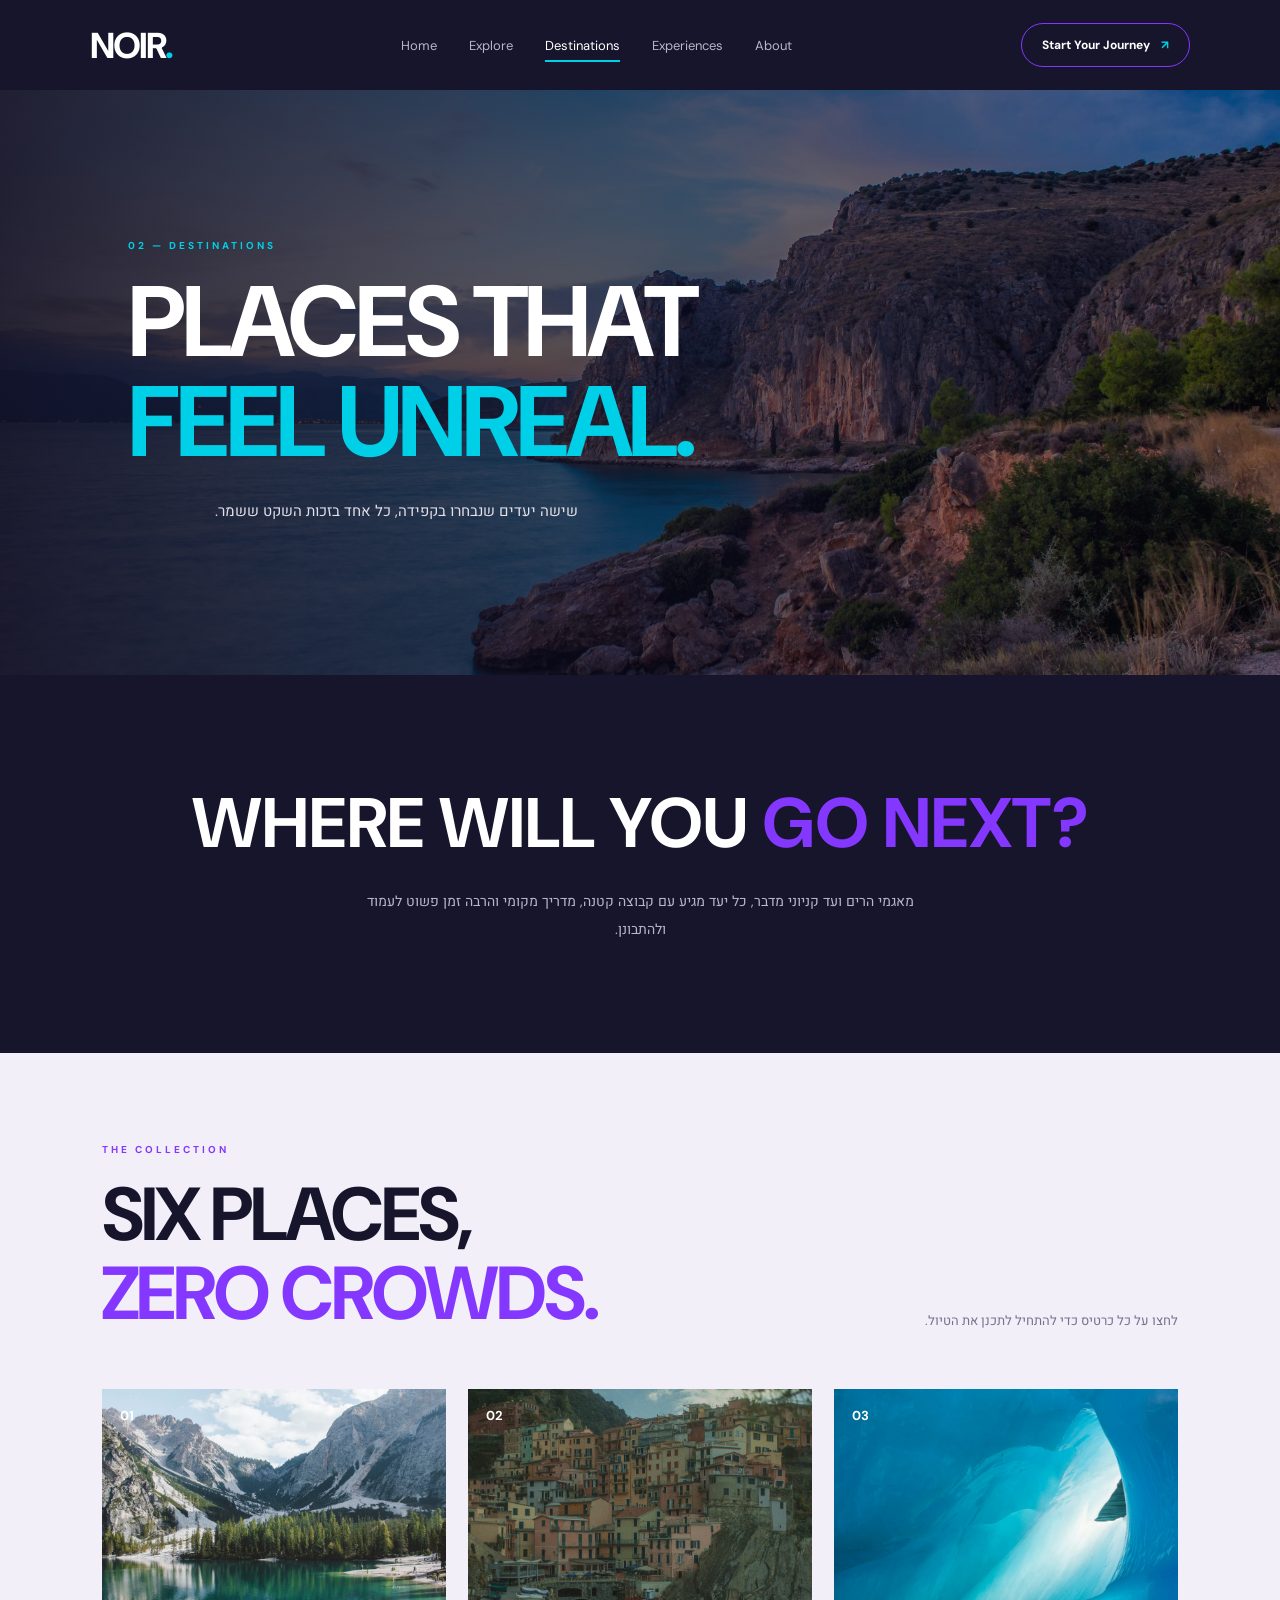
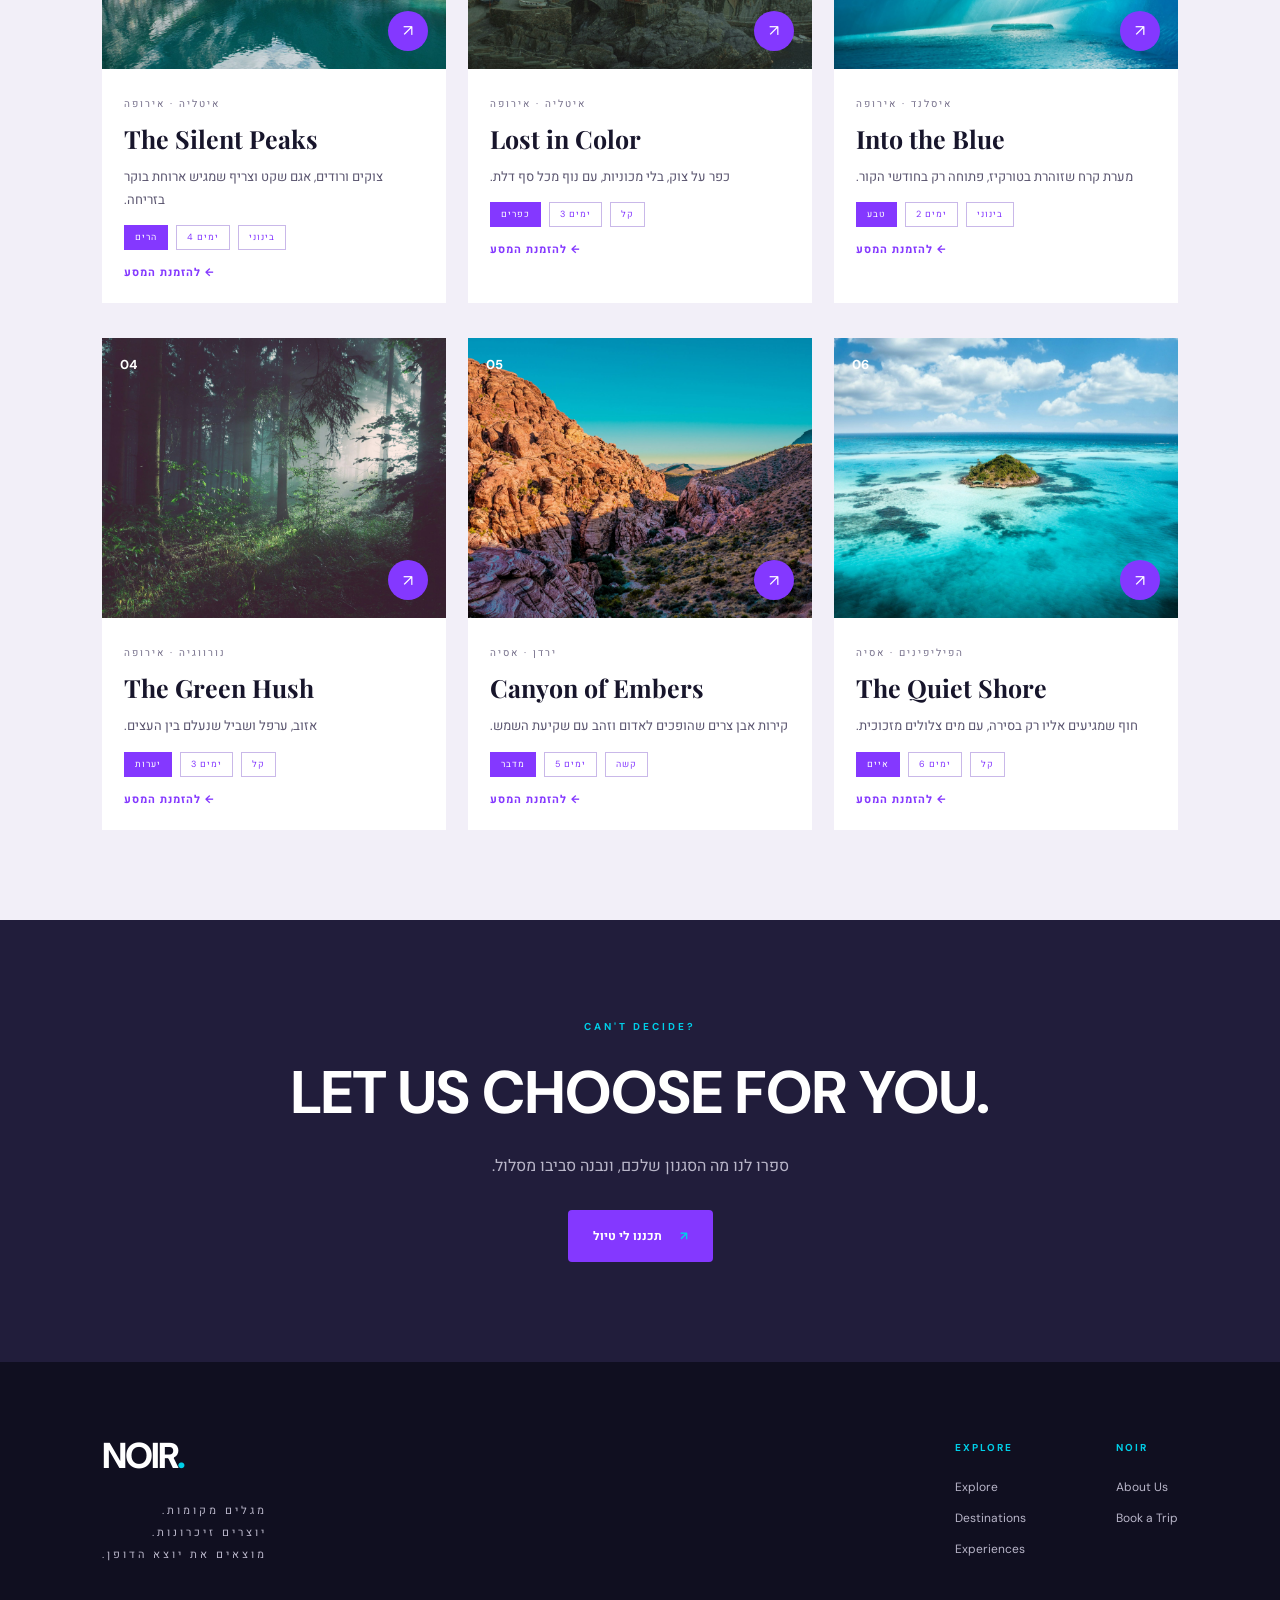
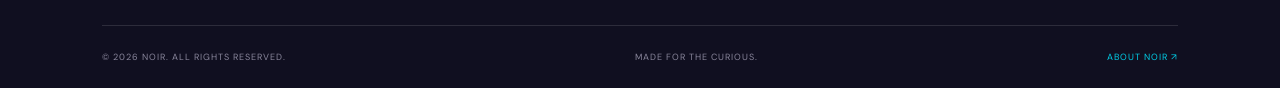
<file: pages/destinations.html>
<!DOCTYPE html>
<html lang="en" dir="ltr">

<head>
    <meta charset="UTF-8">
    <meta name="viewport" content="width=device-width, initial-scale=1.0">
    <title>Destinations | NOIR</title>

    <link rel="icon" href="../favicon.ico">
    <link rel="preconnect" href="https://fonts.googleapis.com">
    <link rel="preconnect" href="https://fonts.gstatic.com" crossorigin>
    <link href="https://fonts.googleapis.com/css2?family=DM+Sans:wght@400;500;600;700;800&family=Playfair+Display:wght@600;700;800&family=Heebo:wght@400;500;600;700&display=swap" rel="stylesheet">
    <link rel="stylesheet" href="../css/style.css">
    <link rel="stylesheet" href="../css/destinations.css">
</head>

<body>

    <!-- HEADER -->
    <header class="site-header">

        <a href="../index.html" class="logo">NOIR<span>.</span></a>

        <nav class="main-nav">
            <a href="../index.html">Home</a>
            <a href="explore.html">Explore</a>
            <a href="destinations.html" class="active">Destinations</a>
            <a href="experiences.html">Experiences</a>
            <a href="about.html">About</a>
        </nav>

        <a href="booking.html" class="header-button">Start Your Journey <span>↗</span></a>

    </header>

    <!-- MAIN -->
    <main>

        <section class="destinations-hero">
            <img src="../assets/images/destinations-hero.jpg" alt="A neon sunset over cliffs" class="destinations-hero-image">
            <div class="destinations-hero-overlay"></div>
            <div class="destinations-hero-content">
                <span class="eyebrow">02 — DESTINATIONS</span>
                <h1>PLACES THAT<br><span>FEEL UNREAL.</span></h1>
                <p dir="auto">שישה יעדים שנבחרו בקפידה, כל אחד בזכות השקט ששמר.</p>
            </div>
        </section>

        <article class="destinations-intro">
            <h2>WHERE WILL YOU <span>GO NEXT?</span></h2>
            <p dir="auto">מאגמי הרים ועד קניוני מדבר, כל יעד מגיע עם קבוצה קטנה, מדריך מקומי והרבה זמן פשוט לעמוד ולהתבונן.</p>
        </article>

        <section class="destinations-catalog">
            <div class="section-heading">
                <div>
                    <span class="eyebrow">THE COLLECTION</span>
                    <h2>SIX PLACES,<br><span>ZERO CROWDS.</span></h2>
                </div>
                <p dir="auto">לחצו על כל כרטיס כדי להתחיל לתכנן את הטיול.</p>
            </div>
            <ul class="destinations-catalog-grid">
                <li class="destination-item">
                    <a href="booking.html" class="destination-image">
                        <img src="../assets/images/dolomites.jpg" alt="A mountain lake in the Dolomites">
                        <span class="destination-number">01</span>
                        <span class="destination-arrow">↗</span>
                    </a>
                    <div class="destination-info">
                        <span class="destination-location">איטליה · אירופה</span>
                        <h3>The Silent Peaks</h3>
                        <p dir="auto">צוקים ורודים, אגם שקט וצריף שמגיש ארוחת בוקר בזריחה.</p>
                        <ul class="destination-facts"><li>הרים</li><li>4 ימים</li><li>בינוני</li></ul>
                        <a href="booking.html" class="destination-link">להזמנת המסע ←</a>
                    </div>
                </li>
                <li class="destination-item">
                    <a href="booking.html" class="destination-image">
                        <img src="../assets/images/hidden-village.jpg" alt="A colorful coastal village">
                        <span class="destination-number">02</span>
                        <span class="destination-arrow">↗</span>
                    </a>
                    <div class="destination-info">
                        <span class="destination-location">איטליה · אירופה</span>
                        <h3>Lost in Color</h3>
                        <p dir="auto">כפר על צוק, בלי מכוניות, עם נוף מכל סף דלת.</p>
                        <ul class="destination-facts"><li>כפרים</li><li>3 ימים</li><li>קל</li></ul>
                        <a href="booking.html" class="destination-link">להזמנת המסע ←</a>
                    </div>
                </li>
                <li class="destination-item">
                    <a href="booking.html" class="destination-image">
                        <img src="../assets/images/blue-cave.jpg" alt="A blue underground cave">
                        <span class="destination-number">03</span>
                        <span class="destination-arrow">↗</span>
                    </a>
                    <div class="destination-info">
                        <span class="destination-location">איסלנד · אירופה</span>
                        <h3>Into the Blue</h3>
                        <p dir="auto">מערת קרח שזוהרת בטורקיז, פתוחה רק בחודשי הקור.</p>
                        <ul class="destination-facts"><li>טבע</li><li>2 ימים</li><li>בינוני</li></ul>
                        <a href="booking.html" class="destination-link">להזמנת המסע ←</a>
                    </div>
                </li>
                <li class="destination-item">
                    <a href="booking.html" class="destination-image">
                        <img src="../assets/images/forest.jpg" alt="A misty forest">
                        <span class="destination-number">04</span>
                        <span class="destination-arrow">↗</span>
                    </a>
                    <div class="destination-info">
                        <span class="destination-location">נורווגיה · אירופה</span>
                        <h3>The Green Hush</h3>
                        <p dir="auto">אזוב, ערפל ושביל שנעלם בין העצים.</p>
                        <ul class="destination-facts"><li>יערות</li><li>3 ימים</li><li>קל</li></ul>
                        <a href="booking.html" class="destination-link">להזמנת המסע ←</a>
                    </div>
                </li>
                <li class="destination-item">
                    <a href="booking.html" class="destination-image">
                        <img src="../assets/images/desert-canyon.jpg" alt="A glowing desert canyon">
                        <span class="destination-number">05</span>
                        <span class="destination-arrow">↗</span>
                    </a>
                    <div class="destination-info">
                        <span class="destination-location">ירדן · אסיה</span>
                        <h3>Canyon of Embers</h3>
                        <p dir="auto">קירות אבן צרים שהופכים לאדום וזהב עם שקיעת השמש.</p>
                        <ul class="destination-facts"><li>מדבר</li><li>5 ימים</li><li>קשה</li></ul>
                        <a href="booking.html" class="destination-link">להזמנת המסע ←</a>
                    </div>
                </li>
                <li class="destination-item">
                    <a href="booking.html" class="destination-image">
                        <img src="../assets/images/tropical-island.jpg" alt="A tropical island">
                        <span class="destination-number">06</span>
                        <span class="destination-arrow">↗</span>
                    </a>
                    <div class="destination-info">
                        <span class="destination-location">הפיליפינים · אסיה</span>
                        <h3>The Quiet Shore</h3>
                        <p dir="auto">חוף שמגיעים אליו רק בסירה, עם מים צלולים מזכוכית.</p>
                        <ul class="destination-facts"><li>איים</li><li>6 ימים</li><li>קל</li></ul>
                        <a href="booking.html" class="destination-link">להזמנת המסע ←</a>
                    </div>
                </li>
            </ul>
        </section>

        <section class="destinations-banner">
            <span class="eyebrow">CAN'T DECIDE?</span>
            <h2>LET US CHOOSE FOR YOU.</h2>
            <p dir="auto">ספרו לנו מה הסגנון שלכם, ונבנה סביבו מסלול.</p>
            <a href="booking.html" class="primary-button">תכננו לי טיול <span>↗</span></a>
        </section>

    </main>

    <!-- FOOTER -->
    <footer class="site-footer">

        <div class="footer-top">

            <div class="footer-brand">
                <a href="../index.html" class="logo">NOIR<span>.</span></a>
                <p dir="auto">מגלים מקומות.<br>יוצרים זיכרונות.<br>מוצאים את יוצא הדופן.</p>
            </div>

            <div class="footer-links">
                <div>
                    <h4>EXPLORE</h4>
                    <a href="explore.html">Explore</a>
                    <a href="destinations.html">Destinations</a>
                    <a href="experiences.html">Experiences</a>
                </div>
                <div>
                    <h4>NOIR</h4>
                    <a href="about.html">About Us</a>
                    <a href="booking.html">Book a Trip</a>
                </div>
            </div>

        </div>

        <div class="footer-bottom">
            <span>© 2026 NOIR. ALL RIGHTS RESERVED.</span>
            <span>MADE FOR THE CURIOUS.</span>
            <a href="about.html">ABOUT NOIR ↗</a>
        </div>

    </footer>

</body>
</html>
</file>
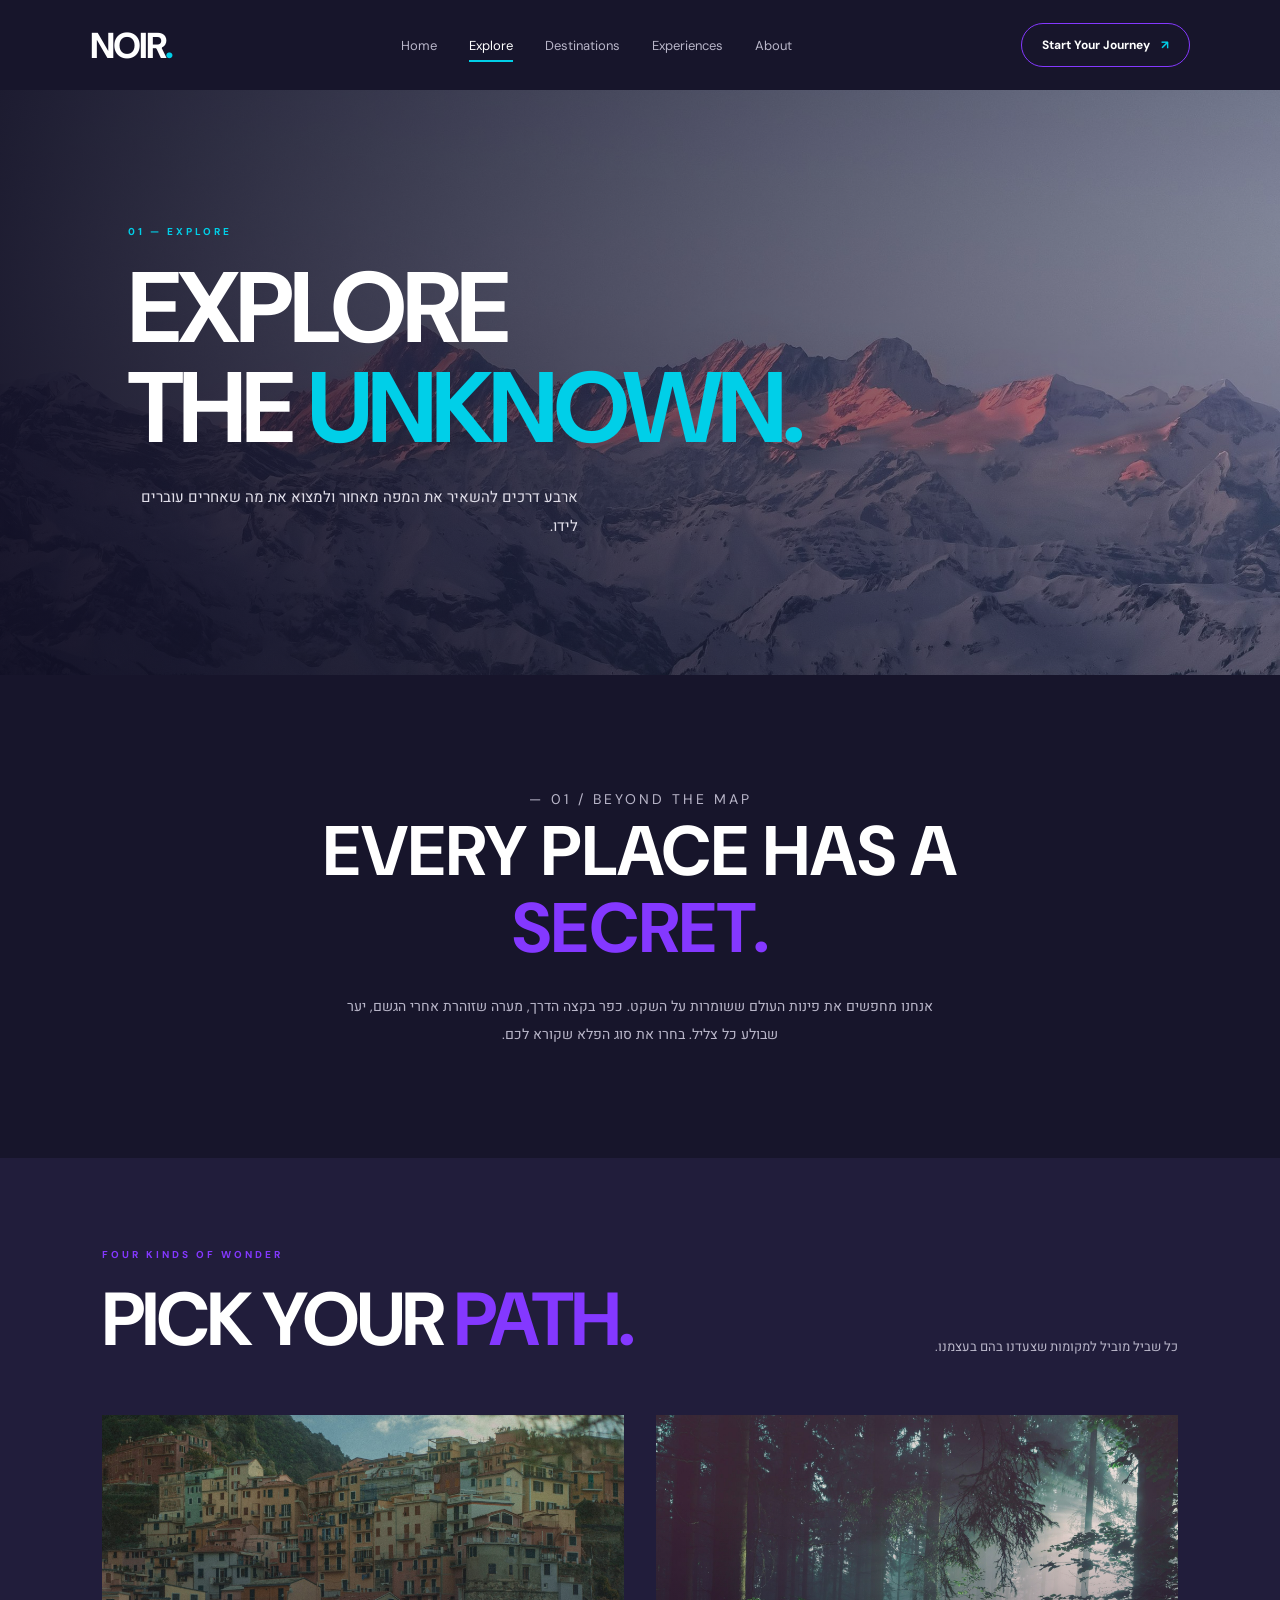
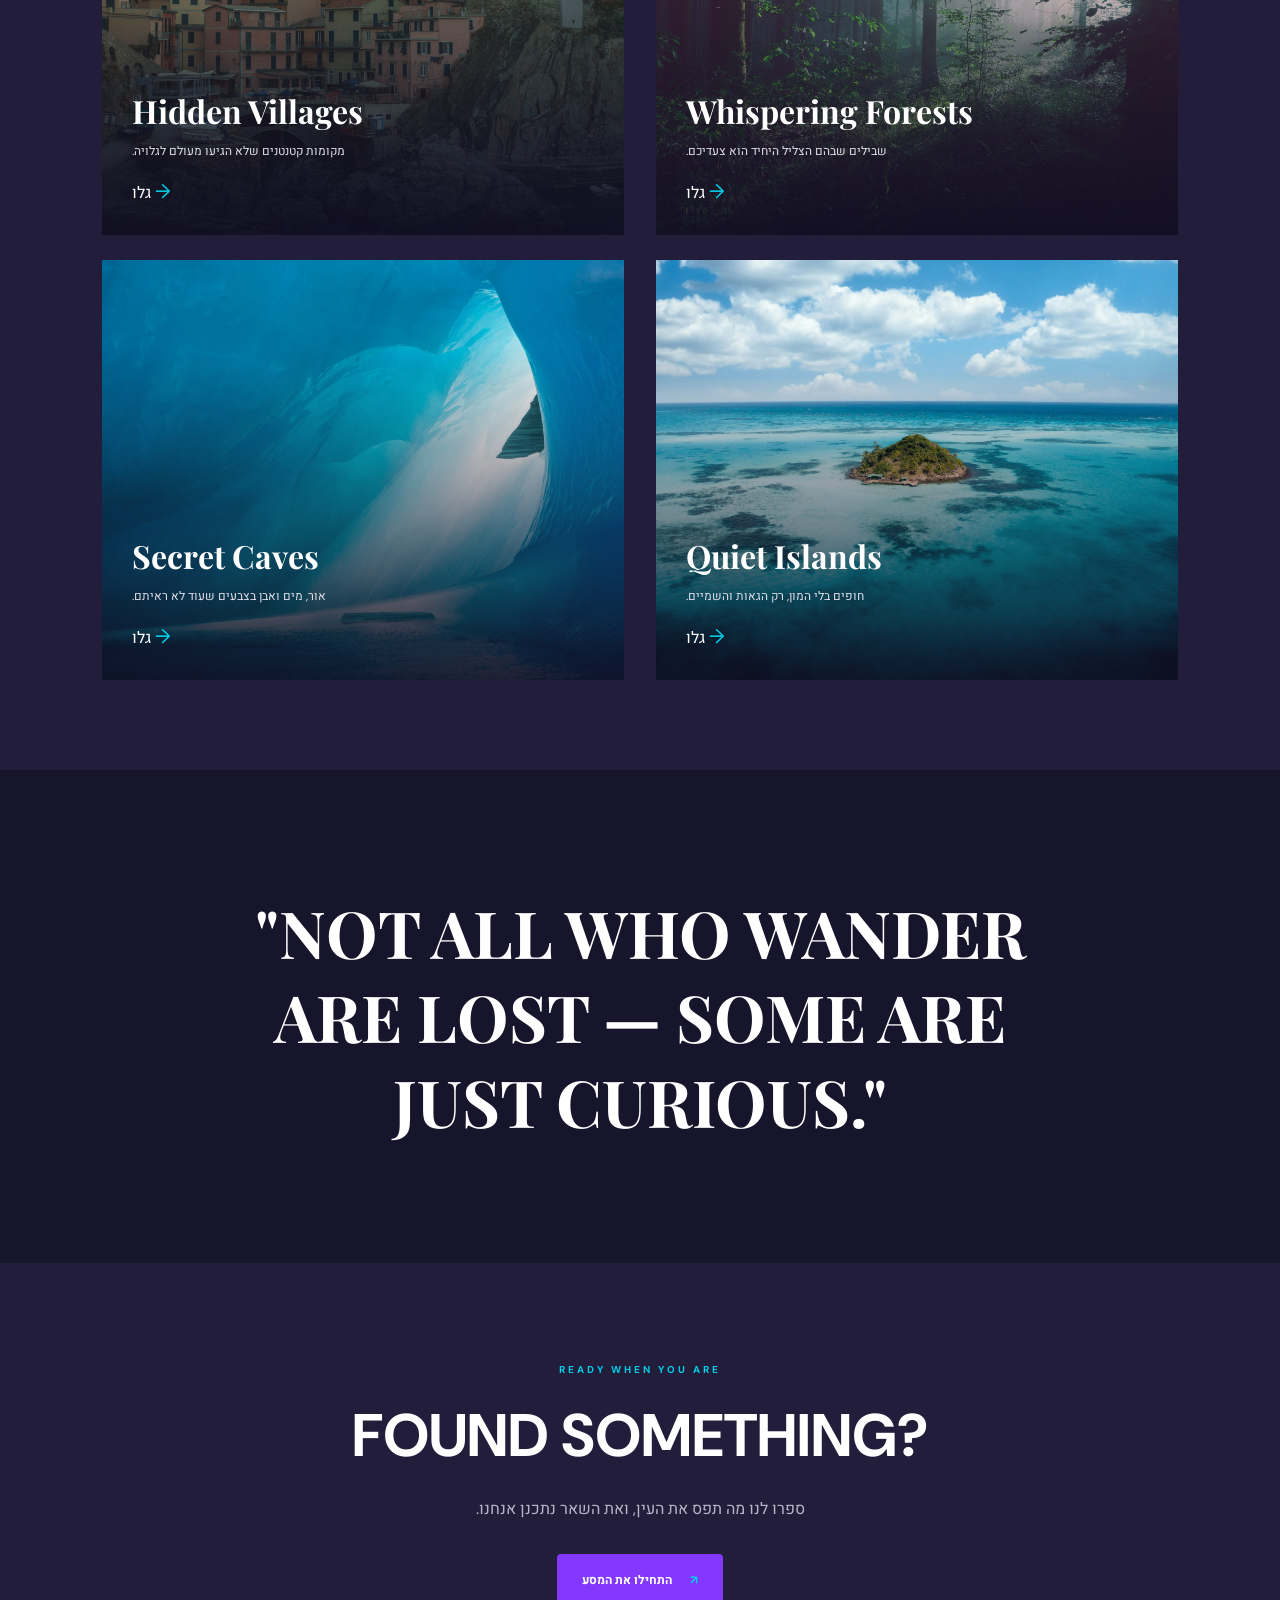
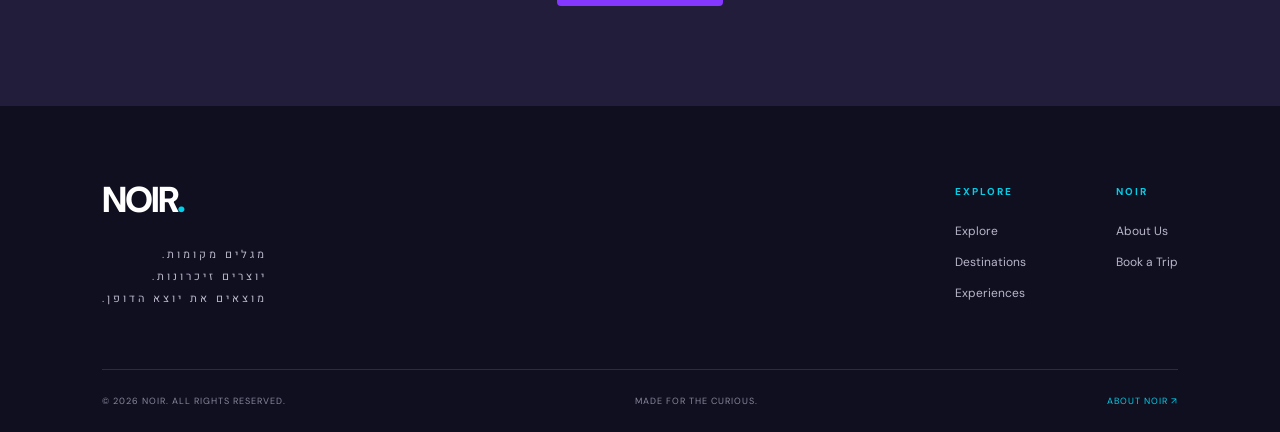
<file: pages/explore.html>
<!DOCTYPE html>
<html lang="en" dir="ltr">

<head>
    <meta charset="UTF-8">
    <meta name="viewport" content="width=device-width, initial-scale=1.0">
    <title>Explore | NOIR</title>

    <link rel="icon" href="../favicon.ico">
    <link rel="preconnect" href="https://fonts.googleapis.com">
    <link rel="preconnect" href="https://fonts.gstatic.com" crossorigin>
    <link href="https://fonts.googleapis.com/css2?family=DM+Sans:wght@400;500;600;700;800&family=Playfair+Display:wght@600;700;800&family=Heebo:wght@400;500;600;700&display=swap" rel="stylesheet">
    <link rel="stylesheet" href="../css/style.css">
    <link rel="stylesheet" href="../css/explore.css">
</head>

<body>

    <!-- HEADER -->
    <header class="site-header">

        <a href="../index.html" class="logo">NOIR<span>.</span></a>

        <nav class="main-nav">
            <a href="../index.html">Home</a>
            <a href="explore.html" class="active">Explore</a>
            <a href="destinations.html">Destinations</a>
            <a href="experiences.html">Experiences</a>
            <a href="about.html">About</a>
        </nav>

        <a href="booking.html" class="header-button">Start Your Journey <span>↗</span></a>

    </header>

    <!-- MAIN -->
    <main>

        <section class="explore-hero">
            <img src="../assets/images/explore-hero.jpg" alt="A glowing ridge at dawn" class="explore-hero-image">
            <div class="explore-hero-overlay"></div>
            <div class="explore-hero-content">
                <span class="eyebrow">01 — EXPLORE</span>
                <h1>EXPLORE<br>THE <span>UNKNOWN.</span></h1>
                <p dir="auto">ארבע דרכים להשאיר את המפה מאחור ולמצוא את מה שאחרים עוברים לידו.</p>
            </div>
        </section>

        <article class="explore-intro">
            <div class="explore-intro-content">
                <p class="explore-intro-number">— 01 / BEYOND THE MAP</p>
                <h2>EVERY PLACE HAS A <span>SECRET.</span></h2>
                <p dir="auto">אנחנו מחפשים את פינות העולם ששומרות על השקט. כפר בקצה הדרך, מערה שזוהרת אחרי הגשם, יער שבולע כל צליל. בחרו את סוג הפלא שקורא לכם.</p>
            </div>
        </article>

        <section class="explore-categories">
            <div class="section-heading">
                <div>
                    <span class="eyebrow">FOUR KINDS OF WONDER</span>
                    <h2>PICK YOUR <span>PATH.</span></h2>
                </div>
                <p dir="auto">כל שביל מוביל למקומות שצעדנו בהם בעצמנו.</p>
            </div>
            <ul class="explore-category-grid">
                    <li class="explore-category-card">
                        <img src="../assets/images/hidden-village.jpg" alt="A colorful village on a dramatic coastline">
                        <div class="explore-category-content">
                            <h3>Hidden Villages</h3>
                            <p dir="auto">מקומות קטנטנים שלא הגיעו מעולם לגלויה.</p>
                            <a href="destinations.html" class="text-link">גלו <span class="category-arrow">→</span></a>
                        </div>
                    </li>
                    <li class="explore-category-card">
                        <img src="../assets/images/forest.jpg" alt="A misty green forest">
                        <div class="explore-category-content">
                            <h3>Whispering Forests</h3>
                            <p dir="auto">שבילים שבהם הצליל היחיד הוא צעדיכם.</p>
                            <a href="destinations.html" class="text-link">גלו <span class="category-arrow">→</span></a>
                        </div>
                    </li>
                    <li class="explore-category-card">
                        <img src="../assets/images/blue-cave.jpg" alt="A glowing blue cave">
                        <div class="explore-category-content">
                            <h3>Secret Caves</h3>
                            <p dir="auto">אור, מים ואבן בצבעים שעוד לא ראיתם.</p>
                            <a href="experiences.html" class="text-link">גלו <span class="category-arrow">→</span></a>
                        </div>
                    </li>
                    <li class="explore-category-card">
                        <img src="../assets/images/tropical-island.jpg" alt="A tropical island at dusk">
                        <div class="explore-category-content">
                            <h3>Quiet Islands</h3>
                            <p dir="auto">חופים בלי המון, רק הגאות והשמיים.</p>
                            <a href="experiences.html" class="text-link">גלו <span class="category-arrow">→</span></a>
                        </div>
                    </li>
            </ul>
        </section>

        <section class="explore-quote">
            <h2>"NOT ALL WHO WANDER ARE LOST — <span>SOME ARE JUST CURIOUS.</span>"</h2>
        </section>

        <section class="explore-cta">
            <span class="eyebrow">READY WHEN YOU ARE</span>
            <h2>FOUND SOMETHING?</h2>
            <p dir="auto">ספרו לנו מה תפס את העין, ואת השאר נתכנן אנחנו.</p>
            <a href="booking.html" class="primary-button">התחילו את המסע <span>↗</span></a>
        </section>

    </main>

    <!-- FOOTER -->
    <footer class="site-footer">

        <div class="footer-top">

            <div class="footer-brand">
                <a href="../index.html" class="logo">NOIR<span>.</span></a>
                <p dir="auto">מגלים מקומות.<br>יוצרים זיכרונות.<br>מוצאים את יוצא הדופן.</p>
            </div>

            <div class="footer-links">
                <div>
                    <h4>EXPLORE</h4>
                    <a href="explore.html">Explore</a>
                    <a href="destinations.html">Destinations</a>
                    <a href="experiences.html">Experiences</a>
                </div>
                <div>
                    <h4>NOIR</h4>
                    <a href="about.html">About Us</a>
                    <a href="booking.html">Book a Trip</a>
                </div>
            </div>

        </div>

        <div class="footer-bottom">
            <span>© 2026 NOIR. ALL RIGHTS RESERVED.</span>
            <span>MADE FOR THE CURIOUS.</span>
            <a href="about.html">ABOUT NOIR ↗</a>
        </div>

    </footer>

</body>
</html>
</file>
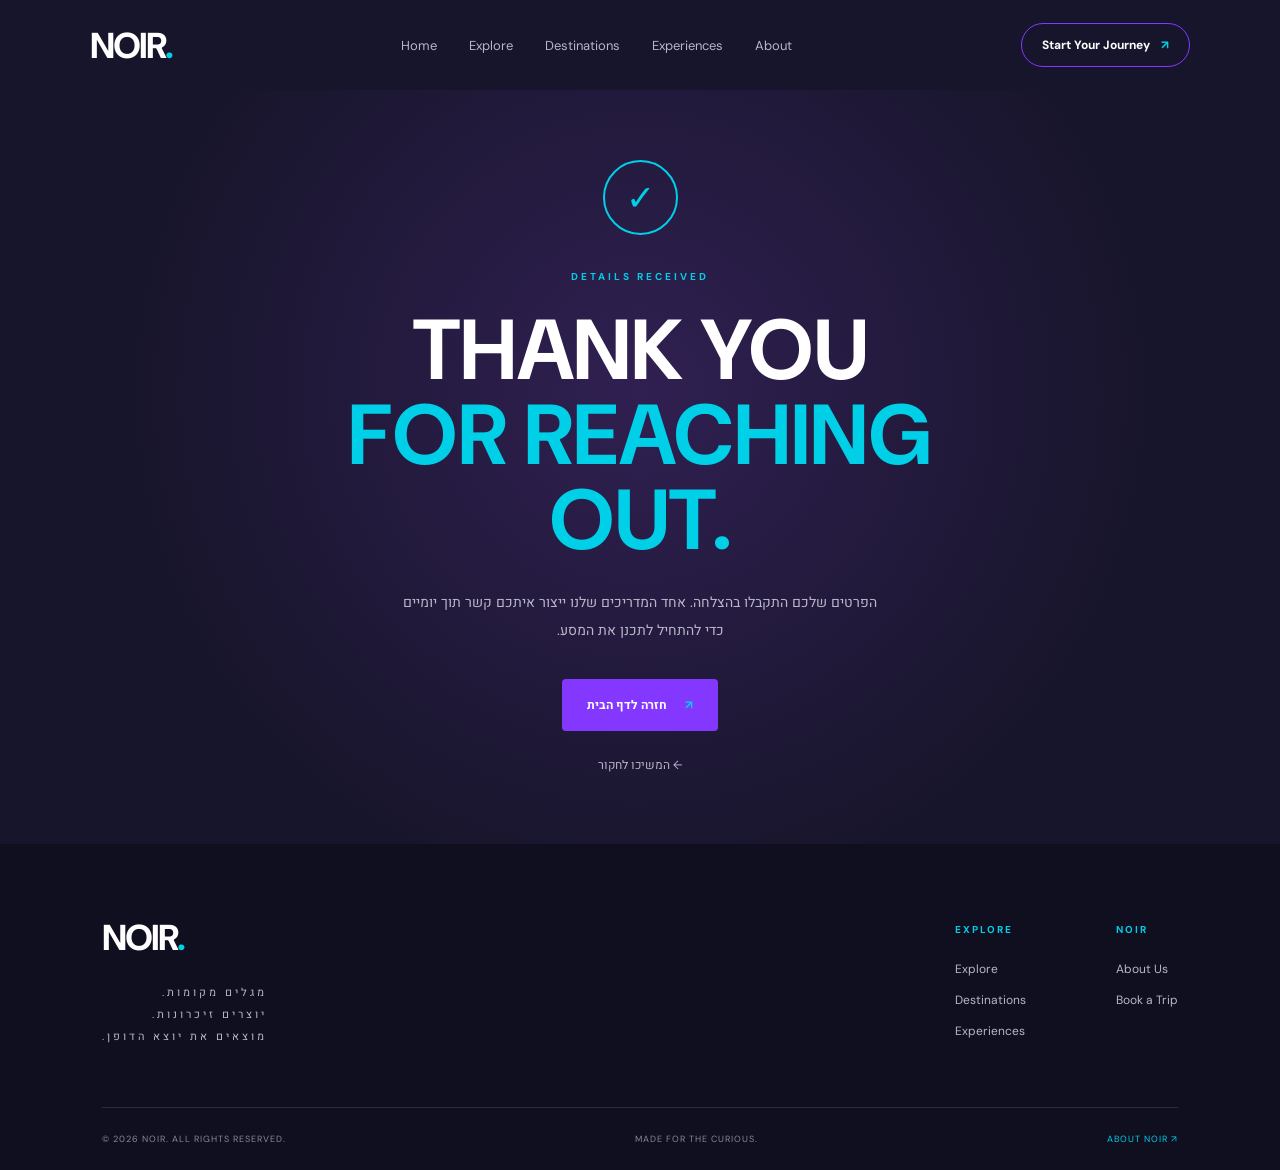
<file: pages/success.html>
<!DOCTYPE html>
<html lang="en" dir="ltr">

<head>
    <meta charset="UTF-8">
    <meta name="viewport" content="width=device-width, initial-scale=1.0">
    <title>Details Received | NOIR</title>

    <link rel="icon" href="../favicon.ico">
    <link rel="preconnect" href="https://fonts.googleapis.com">
    <link rel="preconnect" href="https://fonts.gstatic.com" crossorigin>
    <link href="https://fonts.googleapis.com/css2?family=DM+Sans:wght@400;500;600;700;800&family=Playfair+Display:wght@600;700;800&family=Heebo:wght@400;500;600;700&display=swap" rel="stylesheet">
    <link rel="stylesheet" href="../css/style.css">
    <link rel="stylesheet" href="../css/success.css">
</head>

<body>

    <!-- HEADER -->
    <header class="site-header">

        <a href="../index.html" class="logo">NOIR<span>.</span></a>

        <nav class="main-nav">
            <a href="../index.html">Home</a>
            <a href="explore.html">Explore</a>
            <a href="destinations.html">Destinations</a>
            <a href="experiences.html">Experiences</a>
            <a href="about.html">About</a>
        </nav>

        <a href="booking.html" class="header-button">Start Your Journey <span>↗</span></a>

    </header>

    <!-- MAIN -->
    <main>

        <article class="success-page">
            <div class="success-container">
                <div class="success-icon">✓</div>
                <span class="eyebrow">DETAILS RECEIVED</span>
                <h1>THANK YOU<br><span>FOR REACHING OUT.</span></h1>
                <p dir="auto">הפרטים שלכם התקבלו בהצלחה. אחד המדריכים שלנו ייצור איתכם קשר תוך יומיים כדי להתחיל לתכנן את המסע.</p>
                <a href="../index.html" class="primary-button">חזרה לדף הבית <span>↗</span></a>
                <a href="explore.html" class="success-link">המשיכו לחקור ←</a>
            </div>
        </article>

    </main>

    <!-- FOOTER -->
    <footer class="site-footer">

        <div class="footer-top">

            <div class="footer-brand">
                <a href="../index.html" class="logo">NOIR<span>.</span></a>
                <p dir="auto">מגלים מקומות.<br>יוצרים זיכרונות.<br>מוצאים את יוצא הדופן.</p>
            </div>

            <div class="footer-links">
                <div>
                    <h4>EXPLORE</h4>
                    <a href="explore.html">Explore</a>
                    <a href="destinations.html">Destinations</a>
                    <a href="experiences.html">Experiences</a>
                </div>
                <div>
                    <h4>NOIR</h4>
                    <a href="about.html">About Us</a>
                    <a href="booking.html">Book a Trip</a>
                </div>
            </div>

        </div>

        <div class="footer-bottom">
            <span>© 2026 NOIR. ALL RIGHTS RESERVED.</span>
            <span>MADE FOR THE CURIOUS.</span>
            <a href="about.html">ABOUT NOIR ↗</a>
        </div>

    </footer>

</body>
</html>
</file>
<file: css/style.css>
/* ==============================
   NOIR - SHARED STYLES (all pages)
================================ */

:root {
    --night: #17152B;
    --night-light: #211D3B;
    --purple: #8438FF;
    --cyan: #00CFE8;
    --pink: #FF438A;
    --white: #FFFFFF;
    --muted: #B9B6C9;
    --lime: #D7FF3F;
}

* {
    margin: 0;
    padding: 0;
    box-sizing: border-box;
}

html {
    scroll-behavior: smooth;
}

body {
    background-color: var(--night);
    color: var(--white);
    font-family: 'DM Sans', 'Heebo', sans-serif;
    overflow-x: hidden;
}

a {
    text-decoration: none;
    color: inherit;
}

img {
    display: block;
    max-width: 100%;
}

section {
    position: relative;
}

/* ==============================
   HEADER
================================ */

.site-header {
    width: 100%;
    min-height: 90px;
    padding: 0 7%;
    display: flex;
    align-items: center;
    justify-content: space-between;
    gap: 30px;
    background-color: var(--night);
    position: relative;
     position: sticky;
    top: 0;
    z-index: 1000;
}

.logo {
    font-size: 36px;
    font-weight: 800;
    letter-spacing: -2px;
}

.logo span {
    color: var(--cyan);
}

.main-nav {
    display: flex;
    align-items: center;
    gap: 32px;
}

.main-nav a {
    font-size: 13px;
    color: var(--muted);
    transition: color 0.3s ease;
    position: relative;
}

.main-nav a::after {
    content: "";
    position: absolute;
    width: 0;
    height: 2px;
    background-color: var(--cyan);
    bottom: -8px;
    left: 0;
    transition: width 0.3s ease;
}

.main-nav a:hover,
.main-nav a.active {
    color: var(--white);
}

.main-nav a:hover::after,
.main-nav a.active::after {
    width: 100%;
}

.header-button {
    padding: 13px 20px;
    border: 1px solid var(--purple);
    border-radius: 30px;
    font-size: 12px;
    font-weight: 700;
    transition: 0.3s ease;
}

.header-button span {
    color: var(--cyan);
    margin-left: 8px;
}

.header-button:hover {
    background-color: var(--purple);
    transform: translateY(-3px);
}
.site-header .active {
    color: var(--white);
}

/* ==============================
   TYPOGRAPHY HELPERS
================================ */

.eyebrow {
    display: block;
    color: var(--cyan);
    font-size: 10px;
    font-weight: 700;
    letter-spacing: 3px;
    margin-bottom: 20px;
}

/* ==============================
   BUTTONS
================================ */

.primary-button {
    display: inline-flex;
    align-items: center;
    gap: 18px;
    background-color: var(--purple);
    padding: 17px 25px;
    border-radius: 4px;
    font-size: 12px;
    font-weight: 700;
    transition: 0.3s ease;
}

.primary-button span {
    color: var(--cyan);
}

.primary-button:hover {
    background-color: var(--pink);
    transform: translateY(-4px);
    box-shadow: 0 10px 30px rgba(255, 67, 138, 0.25);
}

.outline-button {
    padding: 15px 22px;
    border: 1px solid var(--purple);
    border-radius: 3px;
    color: var(--purple);
    font-size: 10px;
    letter-spacing: 1px;
    font-weight: 700;
    white-space: nowrap;
    transition: 0.3s ease;
}

.outline-button:hover {
    background-color: var(--purple);
    color: var(--white);
}

.pink-button {
    display: inline-block;
    padding: 16px 20px;
    background-color: var(--pink);
    color: var(--white);
    font-size: 10px;
    font-weight: 700;
    letter-spacing: 1px;
    transition: 0.3s ease;
}

.pink-button:hover {
    background-color: var(--cyan);
    color: var(--night);
    transform: translateY(-4px);
}

/* ==============================
   SECTION HEADING (shared by several pages)
================================ */

.section-heading {
    display: flex;
    justify-content: space-between;
    align-items: flex-end;
    gap: 30px;
    margin-bottom: 55px;
}

.section-heading .eyebrow {
    color: var(--purple);
    margin-bottom: 20px;
}

.section-heading h2 {
    font-size: clamp(40px, 6vw, 75px);
    line-height: 1.05;
    letter-spacing: -3px;
    margin-bottom: 0;
}

.section-heading h2 span {
    color: var(--purple);
}

.section-heading p {
    color: var(--muted);
    max-width: 300px;
    font-size: 13px;
    line-height: 1.9;
}

/* ==============================
   FOOTER
================================ */

.site-footer {
    padding: 70px 8% 25px;
    background-color: #100F20;
}

.footer-top {
    display: flex;
    justify-content: space-between;
    gap: 40px;
    padding-bottom: 60px;
}

.footer-brand p {
    color: var(--muted);
    font-size: 13px;
    line-height: 2;
    margin-top: 20px;
}

.footer-links {
    display: flex;
    gap: 90px;
}

.footer-links div {
    display: flex;
    flex-direction: column;
    gap: 15px;
}

.footer-links h4 {
    color: var(--cyan);
    font-size: 10px;
    letter-spacing: 2px;
    margin-bottom: 10px;
}

.footer-links a {
    color: var(--muted);
    font-size: 12px;
    transition: color 0.3s ease;
}

.footer-links a:hover {
    color: var(--pink);
}

.footer-bottom {
    display: flex;
    justify-content: space-between;
    align-items: center;
    flex-wrap: wrap;
    gap: 15px;
    padding-top: 25px;
    border-top: 1px solid rgba(255, 255, 255, 0.12);
    color: #89869B;
    font-size: 9px;
    letter-spacing: 1px;
}

.footer-bottom a {
    color: var(--cyan);
}
.site-footer .footer-top {
    align-items: center;
}

.site-footer .footer-top p {
    color: var(--muted);
    font-size: 11px;
    letter-spacing: 3px;
}

/* ==============================
   ANIMATIONS
================================ */

@keyframes fadeUp {

    from {
        opacity: 0;
        transform: translateY(35px);
    }

    to {
        opacity: 1;
        transform: translateY(0);
    }

}

/* ==============================
   RESPONSIVE - shared
================================ */

@media screen and (max-width: 1050px) {

    .site-header {
        padding: 20px 5%;
        flex-wrap: wrap;
    }

    .main-nav {
        gap: 18px;
    }

}


@media screen and (max-width: 700px) {

    .site-header {
        justify-content: center;
        gap: 20px;
        padding: 20px 5%;
    }

    .logo {
        font-size: 30px;
    }

    .main-nav {
        width: 100%;
        justify-content: center;
        flex-wrap: wrap;
        gap: 15px;
    }

    .main-nav a {
        font-size: 11px;
    }

    .header-button {
        display: none;
    }

    .section-heading {
        align-items: flex-start;
        flex-direction: column;
    }

    .section-heading h2 {
        font-size: 46px;
        letter-spacing: -2px;
    }

    .footer-top {
        flex-direction: column;
    }

    .footer-links {
        gap: 45px;
    }

    .footer-bottom {
        flex-direction: column;
        align-items: flex-start;
    }

}
</file>
<file: css/home.css>
/* ==============================
   NOIR - HOME PAGE
================================ */

/* ==============================
   HERO
================================ */

.hero {
    min-height: 650px;
    height: 85vh;
    max-height: 850px;
    position: relative;
    display: flex;
    align-items: center;
    overflow: hidden;
}

.hero-image {
    position: absolute;
    inset: 0;
    width: 100%;
    height: 100%;
    object-fit: cover;
    object-position: center;
    animation: heroZoom 12s ease-out forwards;
}

.hero-overlay {
    position: absolute;
    inset: 0;
    background:
        linear-gradient(
            90deg,
            rgba(15, 13, 34, 0.9) 0%,
            rgba(15, 13, 34, 0.55) 48%,
            rgba(15, 13, 34, 0.05) 100%
        ),
        linear-gradient(
            0deg,
            rgba(15, 13, 34, 0.55),
            transparent 40%
        );
}

.hero-content {
    position: relative;
    z-index: 2;
    width: 75%;
    margin-left: 10%;
    animation: fadeUp 1s ease both;
}
.hero-label {
    display: block;
    font-size: 11px;
    font-weight: 700;
    letter-spacing: 3px;
    color: var(--cyan);
}

.live-dot {
    display: inline-block;
    width: 8px;
    height: 8px;
    background-color: var(--pink);
    border-radius: 50%;
    margin-right: 9px;
    box-shadow: 0 0 12px var(--pink);
}

.hero h1 {
    font-size: clamp(65px, 10vw, 145px);
    line-height: 0.88;
    font-weight: 800;
    letter-spacing: -7px;
    margin: 30px 0;
}

.hero h1 span {
    color: var(--cyan);
}

.hero-content p {
    max-width: 390px;
    color: #E1DFEA;
    font-size: 16px;
    line-height: 1.9;
}

.hero-actions {
    display: flex;
    align-items: center;
    gap: 35px;
    margin-top: 35px;
}

.text-button {
    font-size: 13px;
    font-weight: 600;
    transition: color 0.3s ease;
}

.text-button span {
    color: var(--cyan);
    margin-left: 8px;
}

.text-button:hover {
    color: var(--pink);
}

.hero-bottom {
    position: absolute;
    bottom: 30px;
    left: 7%;
    right: 7%;
    display: flex;
    justify-content: space-between;
    align-items: center;
    z-index: 2;
    color: #E1DFEA;
    font-size: 9px;
    letter-spacing: 2px;
}

.scroll-indicator {
    color: var(--cyan);
}

.hero-side-text {
    position: absolute;
    right: 30px;
    top: 45%;
    writing-mode: vertical-rl;
    transform: rotate(180deg);
    font-size: 9px;
    letter-spacing: 4px;
    z-index: 2;
    color: #FFFFFF;
    opacity: 0.8;
}

/* ==============================
   INTRODUCTION
================================ */

.intro-section {
    padding: 130px 10%;
    display: flex;
    justify-content: space-between;
    align-items: flex-start;
    gap: 60px;
    overflow: hidden;
}

.intro-small {
    display: flex;
    align-items: center;
    gap: 15px;
    color: var(--muted);
    font-size: 10px;
    letter-spacing: 2px;
    white-space: nowrap;
}

.section-number {
    color: var(--pink);
    font-size: 16px;
    font-weight: 800;
}

.intro-content {
    max-width: 650px;
}
.intro-content h2 {
    font-size: clamp(40px, 6vw, 75px);
    line-height: 1.05;
    letter-spacing: -3px;
    margin-bottom: 30px;
}

.intro-content h2 span {
    color: var(--purple);
}

.intro-content p {
    max-width: 430px;
    color: var(--muted);
    font-size: 14px;
    line-height: 2;
    margin-bottom: 30px;
}

.underline-link {
    display: inline-block;
    padding-bottom: 8px;
    border-bottom: 1px solid var(--cyan);
    font-size: 11px;
    letter-spacing: 2px;
    font-weight: 700;
}

.underline-link span {
    color: var(--cyan);
    margin-left: 10px;
}

.intro-decoration {
    display: flex;
    flex-direction: column;
    gap: 12px;
    font-size: 10px;
    letter-spacing: 3px;
    color: var(--muted);
    opacity: 0.5;
    transform: rotate(90deg);
    transform-origin: center;
    margin-top: 150px;
}

/* ==============================
   FEATURED DESTINATIONS
================================ */

.destinations-section {
    background-color: #F2EFF8;
    color: var(--night);
    padding: 110px 8%;
}

.destination-grid {
    display: flex;
    gap: 25px;
    align-items: flex-start;
}

.destination-card {
    flex: 1 1 0;
}

.destination-card.card-large {
    flex: 1.25 1 0;
}

.destination-card:nth-child(2) {
    margin-top: 65px;
}

.destination-card:nth-child(3) {
    margin-top: 20px;
}
.destination-image {
    display: block;
    position: relative;
    height: 340px;
    overflow: hidden;
    background-color: var(--night-light);
}

.card-large .destination-image {
    height: 420px;
}

.destination-image img {
    width: 100%;
    height: 100%;
    object-fit: cover;
    transition: transform 0.7s ease;
}

.destination-card:hover .destination-image img {
    transform: scale(1.08);
}

.image-number {
    position: absolute;
    top: 18px;
    left: 18px;
    color: var(--white);
    font-size: 13px;
    font-weight: 700;
}

.card-arrow {
    position: absolute;
    bottom: 18px;
    right: 18px;
    display: flex;
    align-items: center;
    justify-content: center;
    width: 42px;
    height: 42px;
    border-radius: 50%;
    background-color: var(--purple);
    color: var(--white);
    transition: 0.3s ease;
}

.destination-card:hover .card-arrow {
    background-color: var(--cyan);
    color: var(--night);
    transform: rotate(45deg);
}

.destination-info {
    display: flex;
    justify-content: space-between;
    align-items: flex-end;
    gap: 10px;
    padding-top: 20px;
}

.location {
    font-size: 9px;
    letter-spacing: 2px;
    color: #77718C;
}

.destination-info h3 {
    font-family: 'Playfair Display', serif;
    font-size: 23px;
    margin-top: 7px;
}

.category-tag {
    color: var(--purple);
    border: 1px solid #C9B8E9;
    padding: 7px 9px;
    font-size: 8px;
    letter-spacing: 1px;
    white-space: nowrap;
}

/* ==============================
   MYSTERY SECTION
================================ */

.mystery-section {
    padding: 130px 10%;
    display: flex;
    align-items: center;
    gap: 9%;
}

.mystery-image-wrapper {
    width: 48%;
    height: 560px;
    position: relative;
}

.mystery-image-wrapper img {
    width: 100%;
    height: 100%;
    object-fit: cover;
}

.floating-label {
    position: absolute;
    bottom: 35px;
    left: -30px;
    padding: 15px 20px;
    background-color: var(--cyan);
    color: var(--night);
    font-size: 9px;
    letter-spacing: 1px;
    font-weight: 800;
}

.mystery-content {
    flex: 1;
    position: relative;
}

.mystery-content .eyebrow {
    color: var(--pink);
}

.mystery-content h2 {
    font-size: clamp(45px, 6vw, 75px);
    line-height: 1;
    letter-spacing: -3px;
    margin: 25px 0;
}

.mystery-content h2 span {
    color: var(--cyan);
}

.mystery-content p {
    color: var(--muted);
    font-size: 14px;
    line-height: 2;
    max-width: 370px;
    margin-bottom: 30px;
}

.pink-button {
    display: inline-block;
    padding: 16px 20px;
    background-color: var(--pink);
    color: var(--white);
    font-size: 10px;
    font-weight: 700;
    letter-spacing: 1px;
    transition: 0.3s ease;
}

.pink-button:hover {
    background-color: var(--cyan);
    color: var(--night);
    transform: translateY(-4px);
}

.mystery-decoration {
    position: absolute;
    right: 0;
    bottom: -80px;
    color: var(--purple);
    font-size: 45px;
    font-weight: 800;
    opacity: 0.25;
}

/* ==============================
   CATEGORIES
================================ */

.categories-section {
    padding: 110px 8%;
    background-color: var(--night-light);
}

.category-heading p {
    color: var(--muted);
    max-width: 270px;
    font-size: 13px;
    line-height: 1.9;
}

.category-grid {
    display: flex;
    flex-wrap: wrap;
    gap: 15px 1.2%;
    list-style: none;
}

.category-item {
    flex: 1 1 22%;
    display: flex;
}

.category-card {
    flex: 1;
    min-height: 300px;
    padding: 25px;
    position: relative;
    overflow: hidden;
    background: linear-gradient(
        145deg,
        #292348,
        #1B1831
    );
    border: 1px solid rgba(255, 255, 255, 0.08);
    transition: 0.4s ease;
}

.category-card:nth-child(2) {
    background: linear-gradient(145deg, #32204B, #1D1934);
}

.category-card:nth-child(3) {
    background: linear-gradient(145deg, #163C50, #1B1831);
}

.category-card:nth-child(4) {
    background: linear-gradient(145deg, #48203E, #1D1934);
}

.category-card:hover {
    transform: translateY(-12px);
    border-color: var(--cyan);
}

.category-icon {
    color: var(--cyan);
    font-size: 38px;
    margin-bottom: 45px;
}

.category-card:nth-child(even) .category-icon {
    color: var(--pink);
}

.category-index {
    position: absolute;
    right: 22px;
    top: 25px;
    color: var(--muted);
    font-size: 11px;
}

.category-card h3 {
    font-family: 'Playfair Display', serif;
    font-size: 30px;
    line-height: 1.15;
    margin-bottom: 25px;
}

.category-link {
    color: var(--cyan);
    font-size: 9px;
    letter-spacing: 2px;
    font-weight: 700;
}

/* ==============================
   JOURNEY SECTION
================================ */

.journey-section {
    min-height: 600px;
    display: flex;
    align-items: center;
    justify-content: center;
    text-align: center;
    overflow: hidden;
}

.journey-background {
    position: absolute;
    inset: 0;
    background:
        linear-gradient(
            rgba(19, 14, 42, 0.75),
            rgba(19, 14, 42, 0.85)
        ),
        url("../assets/images/tropical-island.jpg") center / cover;
    transition: transform 1s ease;
}

.journey-section:hover .journey-background {
    transform: scale(1.04);
}

.journey-content {
    position: relative;
    z-index: 2;
    padding: 60px 20px;
}

.journey-content .eyebrow {
    color: var(--cyan);
}

.journey-content h2 {
    font-size: clamp(55px, 9vw, 110px);
    line-height: 0.95;
    letter-spacing: -5px;
    margin: 30px 0;
}

.journey-content h2 span {
    color: var(--pink);
}

.journey-content .primary-button {
    margin-top: 15px;
}

/* ==============================
   ANIMATIONS
================================ */

@keyframes heroZoom {

    from {
        transform: scale(1.08);
    }

    to {
        transform: scale(1);
    }

}

/* ==============================
   RESPONSIVE - home
================================ */

@media screen and (max-width: 1050px) {

    .destination-grid {
        flex-wrap: wrap;
    }

    .destination-card,
    .destination-card.card-large {
        flex: 1 1 45%;
    }

    .destination-card:nth-child(2),
    .destination-card:nth-child(3) {
        margin-top: 0;
    }

    .card-large .destination-image,
    .destination-image {
        height: 340px;
    }

    .category-item {
        flex-basis: 47%;
    }

    .intro-decoration {
        display: none;
    }

}


@media screen and (max-width: 700px) {

    .hero {
        height: 700px;
        min-height: 600px;
    }

    .hero-content {
        width: 90%;
        margin-left: 5%;
    }

    .hero h1 {
        font-size: clamp(55px, 14vw, 90px);
        letter-spacing: -4px;
    }

    .hero-content p {
        font-size: 14px;
    }

    .hero-actions {
        flex-wrap: wrap;
        gap: 20px;
    }

    .hero-bottom {
        left: 5%;
        right: 5%;
        font-size: 8px;
    }

    .hero-bottom > span:last-child,
    .hero-side-text {
        display: none;
    }

    .intro-section {
        padding: 85px 7%;
        flex-direction: column;
        gap: 35px;
    }

    .intro-content h2 {
        font-size: 46px;
        letter-spacing: -2px;
    }

    .destinations-section,
    .categories-section {
        padding: 80px 6%;
    }

    .destination-grid {
        flex-direction: column;
        gap: 35px;
    }

    .destination-card,
    .destination-card.card-large {
        flex: none;
        width: 100%;
    }

    .destination-image,
    .card-large .destination-image {
        height: 350px;
    }

    .mystery-section {
        padding: 80px 7%;
        flex-direction: column;
        gap: 55px;
    }

    .mystery-image-wrapper {
        width: 100%;
        height: 400px;
    }

    .floating-label {
        left: 0;
        bottom: 20px;
    }

    .mystery-content h2 {
        font-size: 53px;
    }

    .mystery-decoration {
        display: none;
    }

    .category-grid {
        gap: 10px 2%;
    }

    .category-item {
        flex-basis: 47%;
    }

    .category-card {
        min-height: 250px;
        padding: 17px;
    }

    .category-card h3 {
        font-size: 25px;
    }

    .journey-section {
        min-height: 500px;
    }

    .journey-content h2 {
        font-size: 60px;
        letter-spacing: -3px;
    }

}
</file>
<file: css/about.css>
/* ==============================
   NOIR - ABOUT PAGE
================================ */

/* ==============================
   ABOUT - HERO
================================ */

.about-hero {
    height: 65vh;
    min-height: 480px;
    max-height: 700px;
    position: relative;
    display: flex;
    align-items: center;
    overflow: hidden;
}

.about-hero-image {
    position: absolute;
    inset: 0;
    width: 100%;
    height: 100%;
    object-fit: cover;
}

.about-hero-overlay {
    position: absolute;
    inset: 0;
    background: linear-gradient(
        90deg,
        rgba(15, 13, 34, 0.9),
        rgba(15, 13, 34, 0.25)
    );
}

.about-hero-content {
    position: relative;
    z-index: 2;
    width: 75%;
    margin-left: 10%;
    animation: fadeUp 1s ease both;
}

.about-hero-content h1 {
    font-size: clamp(50px, 8vw, 100px);
    line-height: 1;
    letter-spacing: -4px;
    margin-bottom: 25px;
}

.about-hero-content h1 span {
    color: var(--cyan);
}

.about-hero-content p {
    max-width: 450px;
    color: #E1DFEA;
    font-size: 15px;
    line-height: 1.9;
}

/* ==============================
   ABOUT - STORY
================================ */

.about-story {
    padding: 120px 10%;
    display: flex;
    justify-content: space-between;
    gap: 10%;
}

.about-story-label {
    min-width: 180px;
}

.about-story-content {
    max-width: 650px;
}

.about-story-content h2,
.about-philosophy-content h2 {
    font-size: clamp(40px, 6vw, 70px);
    line-height: 1.1;
    margin-bottom: 30px;
}

.about-story-content p,
.about-philosophy-content p {
    color: var(--muted);
    font-size: 14px;
    line-height: 2;
    margin-bottom: 20px;
}

/* ==============================
   ABOUT - PHILOSOPHY
================================ */

.about-philosophy {
    display: flex;
    align-items: center;
    gap: 8%;
    padding: 100px 10%;
    background-color: var(--night-light);
}

.about-philosophy-image {
    width: 48%;
    height: 500px;
}

.about-philosophy-image img {
    width: 100%;
    height: 100%;
    object-fit: cover;
}

.about-philosophy-content {
    flex: 1;
}

.about-philosophy-content h2 span {
    color: var(--cyan);
}

/* ==============================
   ABOUT - VALUES
================================ */

.about-values {
    padding: 110px 8%;
}

.about-values-grid {
    display: flex;
    flex-wrap: wrap;
    gap: 20px 2%;
    list-style: none;
}

.about-value-card {
    width: 32%;
    padding: 35px;
    min-height: 250px;
    border: 1px solid rgba(255, 255, 255, 0.12);
    transition: 0.3s ease;
}

.about-value-card:hover {
    border-color: var(--cyan);
    transform: translateY(-8px);
}

.value-number {
    color: var(--pink);
    font-size: 13px;
    letter-spacing: 2px;
}

.about-value-card h3 {
    font-family: 'Playfair Display', serif;
    font-size: 30px;
    margin: 30px 0 15px;
}

.about-value-card p {
    color: var(--muted);
    font-size: 13px;
    line-height: 1.9;
}

/* ==============================
   ABOUT - FINAL
================================ */

.about-final {
    min-height: 550px;
    display: flex;
    align-items: center;
    justify-content: center;
    text-align: center;
    overflow: hidden;
}

.about-final img {
    position: absolute;
    inset: 0;
    width: 100%;
    height: 100%;
    object-fit: cover;
}

.about-final-overlay {
    position: absolute;
    inset: 0;
    background: rgba(15, 13, 34, 0.7);
}

.about-final-content {
    position: relative;
    z-index: 2;
    padding: 50px 20px;
}

.about-final-content h2 {
    font-size: clamp(55px, 8vw, 90px);
    line-height: 1;
    margin: 25px 0 35px;
}

/* ==============================
   ABOUT-CTA - CALL TO ACTION
================================ */

.about-cta {
    padding: 100px 8%;
    text-align: center;
    background-color: var(--night-light);
}

.about-cta h2 {
    font-size: clamp(35px, 5vw, 60px);
    margin-bottom: 20px;
}

.about-cta p {
    color: var(--muted);
    margin-bottom: 30px;
    line-height: 1.8;
}

.about-cta .outline-button {
    display: inline-block;
}

.about-cta audio {
    display: block;
    width: 100%;
    max-width: 420px;
    margin: 35px auto 0;
}

/* ==============================
   RESPONSIVE - about
================================ */

@media screen and (max-width: 1050px) {

    .about-philosophy {
        gap: 5%;
    }

    .about-value-card {
        width: 48%;
    }

}


@media screen and (max-width: 700px) {

    .about-hero {
        min-height: 500px;
        height: 70vh;
    }

    .about-hero-content {
        width: 90%;
        margin-left: 5%;
    }

    .about-hero-content h1 {
        font-size: 52px;
        letter-spacing: -2px;
    }

    .about-philosophy {
        flex-direction: column;
        padding: 75px 7%;
        gap: 35px;
    }

    .about-philosophy-image {
        width: 100%;
        height: 350px;
    }

    .about-story {
        flex-direction: column;
        padding: 75px 7%;
        gap: 30px;
    }

    .about-values {
        padding: 75px 6%;
    }

    .about-value-card {
        width: 100%;
    }

    .about-cta {
        padding: 75px 6%;
    }

}
</file>
<file: css/booking.css>
/* ==============================
   NOIR - BOOKING PAGE
================================ */

/* ==============================
   BOOKING - HERO
================================ */

.booking-hero {
    height: 65vh;
    min-height: 480px;
    max-height: 700px;
    position: relative;
    display: flex;
    align-items: center;
    overflow: hidden;
}

.booking-hero-image {
    position: absolute;
    inset: 0;
    width: 100%;
    height: 100%;
    object-fit: cover;
}

.booking-hero-overlay {
    position: absolute;
    inset: 0;
    background: linear-gradient(
        90deg,
        rgba(15, 13, 34, 0.9),
        rgba(15, 13, 34, 0.25)
    );
}

.booking-hero-content {
    position: relative;
    z-index: 2;
    width: 75%;
    margin-left: 10%;
    animation: fadeUp 1s ease both;
}

.booking-hero-content h1 {
    font-size: clamp(50px, 8vw, 100px);
    line-height: 1;
    letter-spacing: -4px;
    margin-bottom: 25px;
}

.booking-hero-content h1 span {
    color: var(--cyan);
}

.booking-hero-content p {
    max-width: 450px;
    color: #E1DFEA;
    font-size: 15px;
    line-height: 1.9;
}

/* ==============================
   BOOKING - FORM
================================ */

.booking-hero-content h1 {
    max-width: 850px;
}
.booking-section {
    padding: 100px 8%;
}

.booking-intro {
    max-width: 650px;
    margin: 0 auto 60px;
    text-align: center;
}

.booking-intro h2 {
    font-size: clamp(40px, 6vw, 65px);
    margin-bottom: 20px;
}

.booking-intro p {
    color: var(--muted);
    line-height: 1.9;
}

.booking-form {
    max-width: 950px;
    margin: auto;
    padding: 50px;
    background-color: var(--night-light);
    border: 1px solid rgba(255, 255, 255, 0.1);
}
.form-section {
    padding-bottom: 45px;
    margin-bottom: 45px;
    border-bottom: 1px solid rgba(255, 255, 255, 0.12);
}

.form-step {
    color: var(--cyan);
    font-size: 10px;
    font-weight: 700;
    letter-spacing: 2px;
}

.form-section h3 {
    font-family: 'Playfair Display', serif;
    font-size: 32px;
    margin: 15px 0 30px;
}

.form-description {
    color: var(--muted);
    font-size: 13px;
    margin-top: -15px;
    margin-bottom: 25px;
}
.form-grid {
    display: flex;
    flex-wrap: wrap;
    gap: 25px 4%;
}

.form-group {
    width: 48%;
    display: flex;
    flex-direction: column;
    gap: 10px;
}

.form-group label {
    font-size: 12px;
    font-weight: 600;
}

.form-group input,
.form-group select,
.form-group textarea {
    width: 100%;
    padding: 15px;
    background-color: #17152B;
    color: var(--white);
    border: 1px solid rgba(255, 255, 255, 0.18);
    border-radius: 3px;
    font-family: 'DM Sans', 'Heebo', sans-serif;
    font-size: 13px;
    outline: none;
    transition: border-color 0.3s ease;
}

.form-group input:focus,
.form-group select:focus,
.form-group textarea:focus {
    border-color: var(--cyan);
}

.form-group input::placeholder,
.form-group textarea::placeholder {
    color: #89869B;
}

.form-group select {
    cursor: pointer;
}

.form-group input[type="date"] {
    color-scheme: dark;
}

.form-group input[type="range"] {
    padding: 0;
    border: none;
    background-color: transparent;
    accent-color: var(--purple);
}

.form-group output {
    color: var(--cyan);
    font-size: 12px;
    font-weight: 700;
}

/* visual validation feedback */
.form-group input:not([type="date"]):not([type="range"]):not([type="number"]):valid:not(:placeholder-shown),
.form-group textarea:valid:not(:placeholder-shown) {
    border-color: var(--cyan);
}

.form-group input:not([type="date"]):not([type="range"]):not([type="number"]):invalid:not(:placeholder-shown),
.form-group textarea:invalid:not(:placeholder-shown) {
    border-color: var(--pink);
}

.experience-options {
    display: flex;
    flex-wrap: wrap;
    gap: 15px 3%;
    list-style: none;
    margin-bottom: 30px;
}

.experience-options li {
    width: 48.5%;
}

.experience-option {
    display: flex;
    align-items: center;
    gap: 12px;
    padding: 18px;
    border: 1px solid rgba(255, 255, 255, 0.15);
    cursor: pointer;
    font-size: 12px;
    transition: 0.3s ease;
}

.experience-option:hover {
    border-color: var(--purple);
    background-color: rgba(132, 56, 255, 0.1);
}

.experience-option:has(input:checked) {
    border-color: var(--cyan);
    background-color: rgba(0, 207, 232, 0.08);
}

.experience-option input {
    accent-color: var(--purple);
}

.message-group textarea {
    resize: vertical;
}

.form-actions {
    display: flex;
    justify-content: space-between;
    align-items: center;
    gap: 20px;
}

.reset-button,
.submit-button {
    padding: 16px 25px;
    font-family: 'DM Sans', 'Heebo', sans-serif;
    font-size: 11px;
    font-weight: 700;
    cursor: pointer;
    transition: 0.3s ease;
}

.reset-button {
    background: transparent;
    border: 1px solid var(--muted);
    color: var(--muted);
}

.reset-button:hover {
    border-color: var(--pink);
    color: var(--pink);
}

.submit-button {
    background-color: var(--purple);
    color: var(--white);
    border: none;
}

.submit-button:hover {
    background-color: var(--pink);
    transform: translateY(-3px);
}

.submit-button span {
    color: var(--cyan);
    margin-left: 10px;
}

.form-note {
    color: var(--muted);
    font-size: 11px;
    margin-top: 25px;
}

.form-note a {
    color: var(--cyan);
    text-decoration: underline;
}

.booking-bottom {
    padding: 90px 8%;
    text-align: center;
    background-color: var(--night-light);
}

.booking-bottom h2 {
    font-size: clamp(35px, 5vw, 60px);
}

.form-group.message-group {
    width: 100%;
    margin-bottom: 30px;
}

.form-group textarea {
    min-height: 130px;
    resize: vertical;
}

fieldset.form-section {
    min-width: 0;
    border: none;
    border-bottom: 1px solid rgba(255, 255, 255, 0.12);
    padding: 0 0 45px;
}

fieldset.form-section:last-of-type {
    border-bottom: none;
    margin-bottom: 0;
}

.form-section legend {
    padding: 0;
}

.form-group input[type="color"] {
    height: 50px;
    padding: 4px;
    cursor: pointer;
}

.form-actions {
    margin-top: 10px;
}

/* ==============================
   RESPONSIVE - booking
================================ */

@media screen and (max-width: 700px) {

    .booking-hero {
        min-height: 500px;
        height: 70vh;
    }

    .booking-hero-content {
        width: 90%;
        margin-left: 5%;
    }

    .booking-hero-content h1 {
        font-size: 52px;
        letter-spacing: -2px;
    }

    .booking-section {
        padding: 75px 5%;
    }

    .booking-form {
        padding: 25px 18px;
    }

    .form-group,
    .experience-options li {
        width: 100%;
    }

    .form-section h3 {
        font-size: 27px;
    }

    .form-actions {
        flex-direction: column-reverse;
        align-items: stretch;
    }

    .reset-button,
    .submit-button {
        width: 100%;
    }

    .booking-bottom {
        padding: 75px 6%;
    }

}
</file>
<file: css/destinations.css>
/* ==============================
   NOIR - DESTINATIONS PAGE
================================ */

/* ==============================
   DESTINATIONS - HERO
================================ */

.destinations-hero {
    height: 65vh;
    min-height: 480px;
    max-height: 700px;
    position: relative;
    display: flex;
    align-items: center;
    overflow: hidden;
}

.destinations-hero-image {
    position: absolute;
    inset: 0;
    width: 100%;
    height: 100%;
    object-fit: cover;
}

.destinations-hero-overlay {
    position: absolute;
    inset: 0;
    background: linear-gradient(
        90deg,
        rgba(15, 13, 34, 0.9),
        rgba(15, 13, 34, 0.25)
    );
}

.destinations-hero-content {
    position: relative;
    z-index: 2;
    width: 75%;
    margin-left: 10%;
    animation: fadeUp 1s ease both;
}

.destinations-hero-content h1 {
    font-size: clamp(50px, 8vw, 100px);
    line-height: 1;
    letter-spacing: -4px;
    margin-bottom: 25px;
}

.destinations-hero-content h1 span {
    color: var(--cyan);
}

.destinations-hero-content p {
    max-width: 450px;
    color: #E1DFEA;
    font-size: 15px;
    line-height: 1.9;
}

/* ==============================
   DESTINATIONS - INTRODUCTION
================================ */

.destinations-intro {
    padding: 110px 10%;
    text-align: center;
}

.destinations-intro h2 {
    font-size: clamp(40px, 6vw, 70px);
    line-height: 1.1;
    margin-bottom: 25px;
}

.destinations-intro h2 span {
    color: var(--purple);
}

.destinations-intro p {
    max-width: 600px;
    margin: auto;
    color: var(--muted);
    font-size: 14px;
    line-height: 2;
}

/* ==============================
   DESTINATIONS - CATALOG
================================ */

.destinations-catalog {
    padding: 90px 8%;
    background-color: #F2EFF8;
    color: var(--night);
}

.destinations-catalog .eyebrow {
    color: var(--purple);
}

.destinations-catalog .section-heading p {
    color: #77718C;
}

.destinations-catalog-grid {
    display: flex;
    flex-wrap: wrap;
    gap: 35px 2%;
}

.destination-item {
    width: 32%;
    background-color: var(--white);
    overflow: hidden;
    transition: transform 0.3s ease;
}

.destination-item:hover {
    transform: translateY(-8px);
}

.destination-image {
    height: 280px;
    position: relative;
    overflow: hidden;
}

.destination-image img {
    width: 100%;
    height: 100%;
    object-fit: cover;
    transition: transform 0.6s ease;
}

.destination-item:hover .destination-image img {
    transform: scale(1.08);
}

.destination-image {
    display: block;
    height: 280px;
    position: relative;
    overflow: hidden;
}

.destination-image img {
    width: 100%;
    height: 100%;
    object-fit: cover;
    transition: transform 0.6s ease;
}

.destination-item:hover .destination-image img {
    transform: scale(1.08);
}

.destination-number {
    position: absolute;
    top: 18px;
    left: 18px;
    color: var(--white);
    font-size: 13px;
    font-weight: 700;
}

.destination-arrow {
    position: absolute;
    right: 18px;
    bottom: 18px;
    width: 40px;
    height: 40px;
    display: flex;
    align-items: center;
    justify-content: center;
    background-color: var(--purple);
    color: var(--white);
    border-radius: 50%;
    transition: 0.3s ease;
}

.destination-item:hover .destination-arrow {
    background-color: var(--cyan);
    color: var(--night);
}

.destination-info {
    padding: 22px;
}

.destination-location {
    color: #77718C;
    font-size: 10px;
    letter-spacing: 2px;
}

.destination-info h3 {
    font-family: 'Playfair Display', serif;
    font-size: 25px;
    margin: 10px 0;
}

.destination-info p {
    color: #5b5670;
    font-size: 13px;
    line-height: 1.8;
}

.destination-facts {
    display: flex;
    flex-wrap: wrap;
    gap: 8px;
    list-style: none;
    margin-top: 14px;
}

.destination-facts li {
    padding: 5px 10px;
    border: 1px solid #C9B8E9;
    color: var(--purple);
    font-size: 9px;
    letter-spacing: 1px;
}

.destination-facts li:first-child {
    background-color: var(--purple);
    border-color: var(--purple);
    color: var(--white);
}

.destination-link {
    display: inline-block;
    color: var(--purple);
    font-size: 11px;
    font-weight: 700;
    letter-spacing: 1px;
    margin-top: 14px;
}

/* ==============================
   DESTINATIONS-BANNER - CALL TO ACTION
================================ */

.destinations-banner {
    padding: 100px 8%;
    text-align: center;
    background-color: var(--night-light);
}

.destinations-banner h2 {
    font-size: clamp(35px, 5vw, 60px);
    margin-bottom: 20px;
}

.destinations-banner p {
    color: var(--muted);
    margin-bottom: 30px;
    line-height: 1.8;
}

/* ==============================
   RESPONSIVE - destinations
================================ */

@media screen and (max-width: 1050px) {

    .destination-item {
        width: 48%;
    }

}


@media screen and (max-width: 700px) {

    .destinations-hero {
        min-height: 500px;
        height: 70vh;
    }

    .destinations-hero-content {
        width: 90%;
        margin-left: 5%;
    }

    .destinations-hero-content h1 {
        font-size: 52px;
        letter-spacing: -2px;
    }

    .destinations-intro {
        padding: 75px 7%;
    }

    .destinations-catalog {
        padding: 75px 6%;
    }

    .destination-item {
        width: 100%;
    }

    .destination-image {
        height: 300px;
    }

    .destinations-banner {
        padding: 75px 6%;
    }

}
</file>
<file: css/explore.css>
/* ==============================
   NOIR - EXPLORE PAGE
================================ */

/* ==============================
   EXPLORE - HERO
================================ */

.explore-hero {
    height: 65vh;
    min-height: 480px;
    max-height: 700px;
    position: relative;
    display: flex;
    align-items: center;
    overflow: hidden;
}

.explore-hero-image {
    position: absolute;
    inset: 0;
    width: 100%;
    height: 100%;
    object-fit: cover;
}

.explore-hero-overlay {
    position: absolute;
    inset: 0;
    background: linear-gradient(
        90deg,
        rgba(15, 13, 34, 0.9),
        rgba(15, 13, 34, 0.25)
    );
}

.explore-hero-content {
    position: relative;
    z-index: 2;
    width: 75%;
    margin-left: 10%;
    animation: fadeUp 1s ease both;
}

.explore-hero-content h1 {
    font-size: clamp(50px, 8vw, 100px);
    line-height: 1;
    letter-spacing: -4px;
    margin-bottom: 25px;
}

.explore-hero-content h1 span {
    color: var(--cyan);
}

.explore-hero-content p {
    max-width: 450px;
    color: #E1DFEA;
    font-size: 15px;
    line-height: 1.9;
}

/* ==============================
   EXPLORE - INTRODUCTION
================================ */

.explore-intro {
    padding: 110px 10%;
    text-align: center;
}

.explore-intro h2 {
    font-size: clamp(40px, 6vw, 70px);
    line-height: 1.1;
    margin-bottom: 25px;
}

.explore-intro h2 span {
    color: var(--purple);
}

.explore-intro p {
    max-width: 600px;
    margin: auto;
    color: var(--muted);
    font-size: 14px;
    line-height: 2;
}

.explore-intro-number {
    color: var(--pink);
    font-size: 12px;
    letter-spacing: 3px;
    margin-bottom: 25px;
}

.explore-intro-content {
    max-width: 750px;
    margin: auto;
}

/* ==============================
   EXPLORE - CATEGORIES
================================ */

.explore-categories {
    padding: 90px 8%;
    background-color: var(--night-light);
}

.explore-category-grid {
    display: flex;
    flex-wrap: wrap;
    gap: 25px 3%;
}

.explore-category-card {
    width: 48.5%;
    height: 420px;
    position: relative;
    overflow: hidden;
    display: flex;
    align-items: flex-end;
}

.explore-category-card img {
    position: absolute;
    inset: 0;
    width: 100%;
    height: 100%;
    object-fit: cover;
    transition: transform 0.7s ease;
}

.explore-category-card::after {
    content: "";
    position: absolute;
    inset: 0;
    background: linear-gradient(
        transparent 20%,
        rgba(15, 13, 34, 0.9)
    );
}

.explore-category-card:hover img {
    transform: scale(1.08);
}

.explore-category-content {
    position: relative;
    z-index: 2;
    padding: 30px;
}

.explore-category-content h3 {
    font-family: 'Playfair Display', serif;
    font-size: 32px;
    margin-bottom: 10px;
}

.explore-category-content p {
    color: #E1DFEA;
    font-size: 12px;
}

.category-arrow {
    display: inline-block;
    color: var(--cyan);
    margin-top: 18px;
    font-size: 20px;
    transition: transform 0.3s ease;
}

.explore-category-card:hover .category-arrow {
    transform: translateX(8px);
}

/* ==============================
   EXPLORE - QUOTE
================================ */

.explore-quote {
    padding: 120px 10%;
    text-align: center;
}

.explore-quote h2 {
    max-width: 850px;
    margin: auto;
    font-family: 'Playfair Display', serif;
    font-size: clamp(35px, 6vw, 65px);
    line-height: 1.3;
}

/* ==============================
   EXPLORE-CTA - CALL TO ACTION
================================ */

.explore-cta {
    padding: 100px 8%;
    text-align: center;
    background-color: var(--night-light);
}

.explore-cta h2 {
    font-size: clamp(35px, 5vw, 60px);
    margin-bottom: 20px;
}

.explore-cta p {
    color: var(--muted);
    margin-bottom: 30px;
    line-height: 1.8;
}

/* ==============================
   RESPONSIVE - explore
================================ */

@media screen and (max-width: 700px) {

    .explore-hero {
        min-height: 500px;
        height: 70vh;
    }

    .explore-hero-content {
        width: 90%;
        margin-left: 5%;
    }

    .explore-hero-content h1 {
        font-size: 52px;
        letter-spacing: -2px;
    }

    .explore-intro {
        padding: 75px 7%;
    }

    .explore-categories {
        padding: 75px 6%;
    }

    .explore-category-card {
        width: 100%;
        height: 350px;
    }

    .explore-cta {
        padding: 75px 6%;
    }

}
</file>
<file: css/success.css>
/* ==============================
   NOIR - SUCCESS PAGE
================================ */

/* ==============================
   SUCCESS
================================ */

.success-page {
    min-height: 70vh;
    display: flex;
    align-items: center;
    justify-content: center;
    padding: 70px 20px;
    background:
        radial-gradient(
            circle at 50% 40%,
            #302052,
            var(--night) 65%
        );
}

.success-container {
    max-width: 650px;
    text-align: center;
    animation: fadeUp 1s ease both;
}

.success-icon {
    width: 75px;
    height: 75px;
    display: flex;
    align-items: center;
    justify-content: center;
    margin: 0 auto 35px;
    border: 2px solid var(--cyan);
    border-radius: 50%;
    color: var(--cyan);
    font-size: 35px;
    animation: pulseRing 2.4s ease-in-out infinite;
}

.success-container h1 {
    font-size: clamp(50px, 8vw, 85px);
    line-height: 1;
    margin: 25px 0;
}

.success-container h1 span {
    color: var(--cyan);
}

.success-container p {
    color: var(--muted);
    font-size: 14px;
    line-height: 2;
    margin: 0 auto 35px;
    max-width: 480px;
}

.success-link {
    display: block;
    width: fit-content;
    margin: 25px auto 0;
    color: var(--muted);
    font-size: 12px;
    transition: color 0.3s ease;
}

.success-link:hover {
    color: var(--cyan);
}

@keyframes pulseRing {

    0%,
    100% {
        box-shadow: 0 0 0 0 rgba(0, 207, 232, 0.45);
    }

    50% {
        box-shadow: 0 0 0 18px rgba(0, 207, 232, 0);
    }

}


@media screen and (max-width: 700px) {

    .success-page {
        padding: 55px 6%;
    }

    .success-container h1 {
        font-size: 52px;
    }

}
</file>
